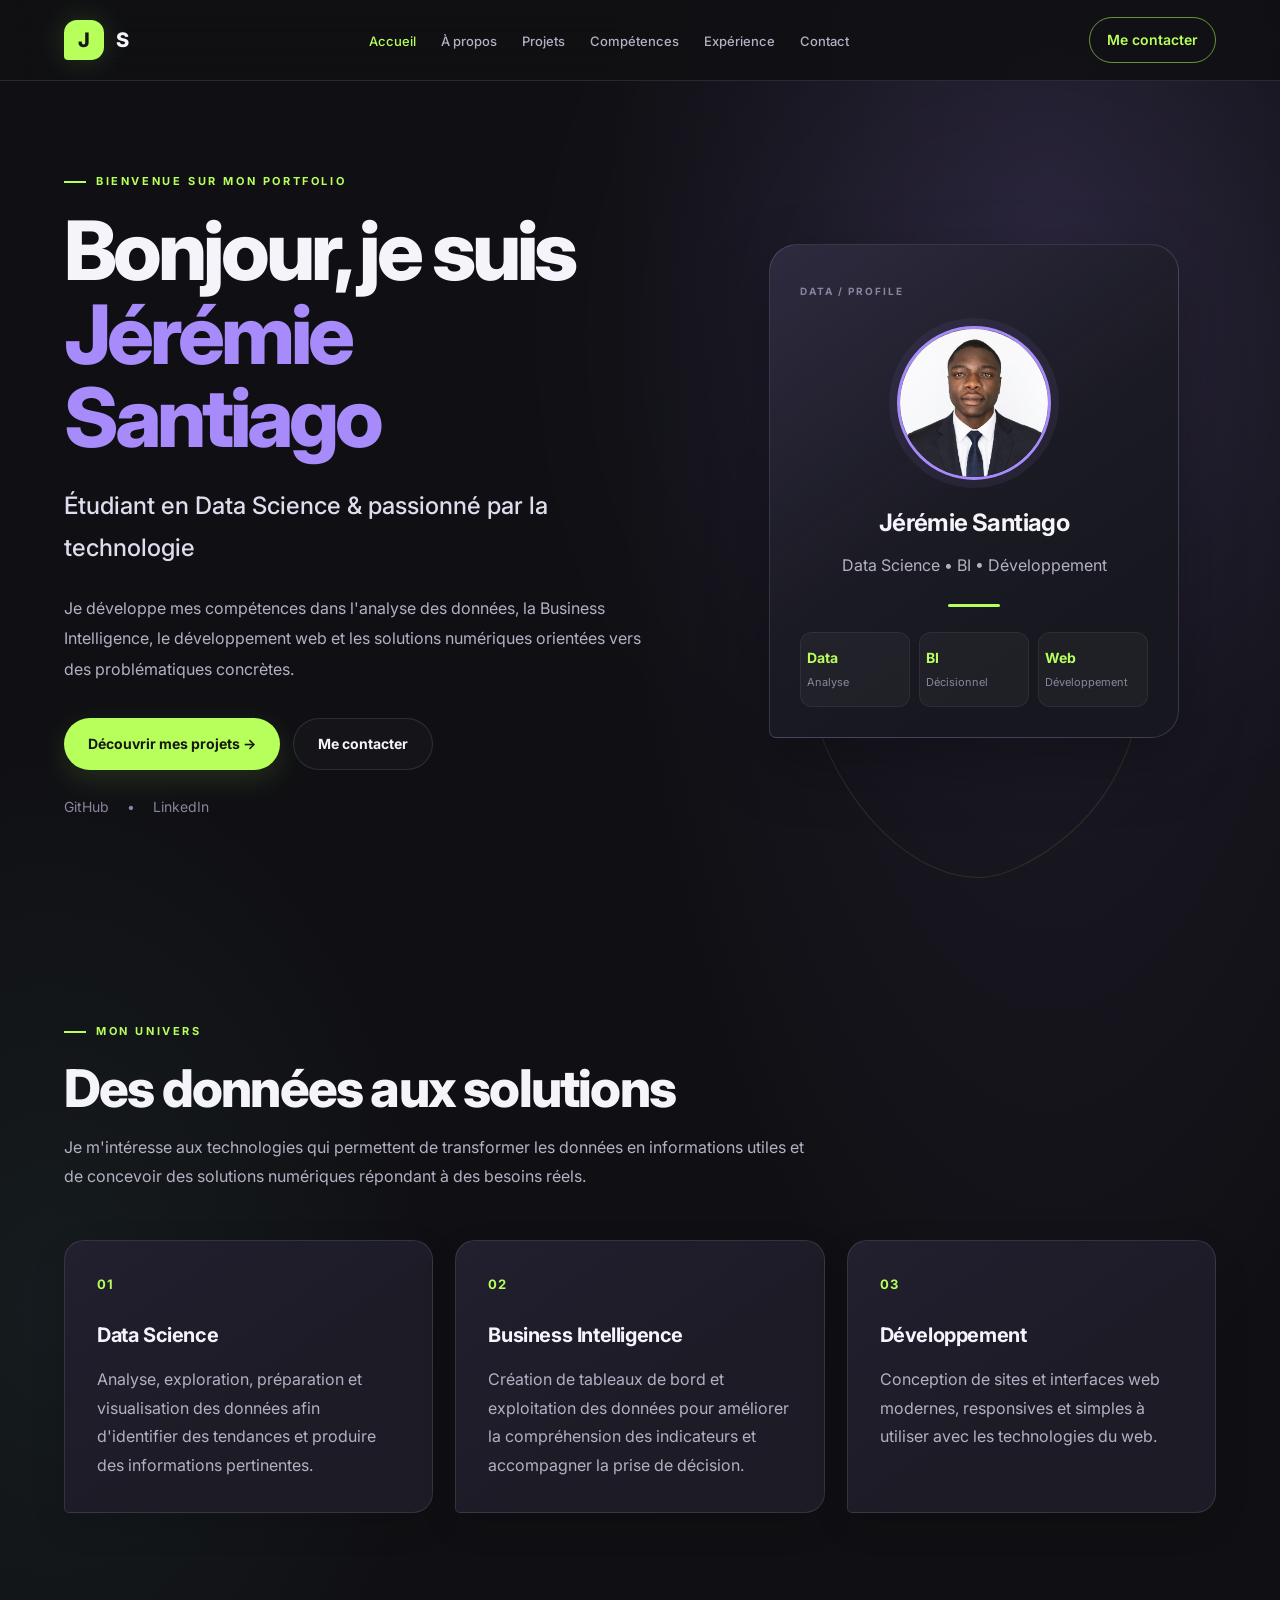
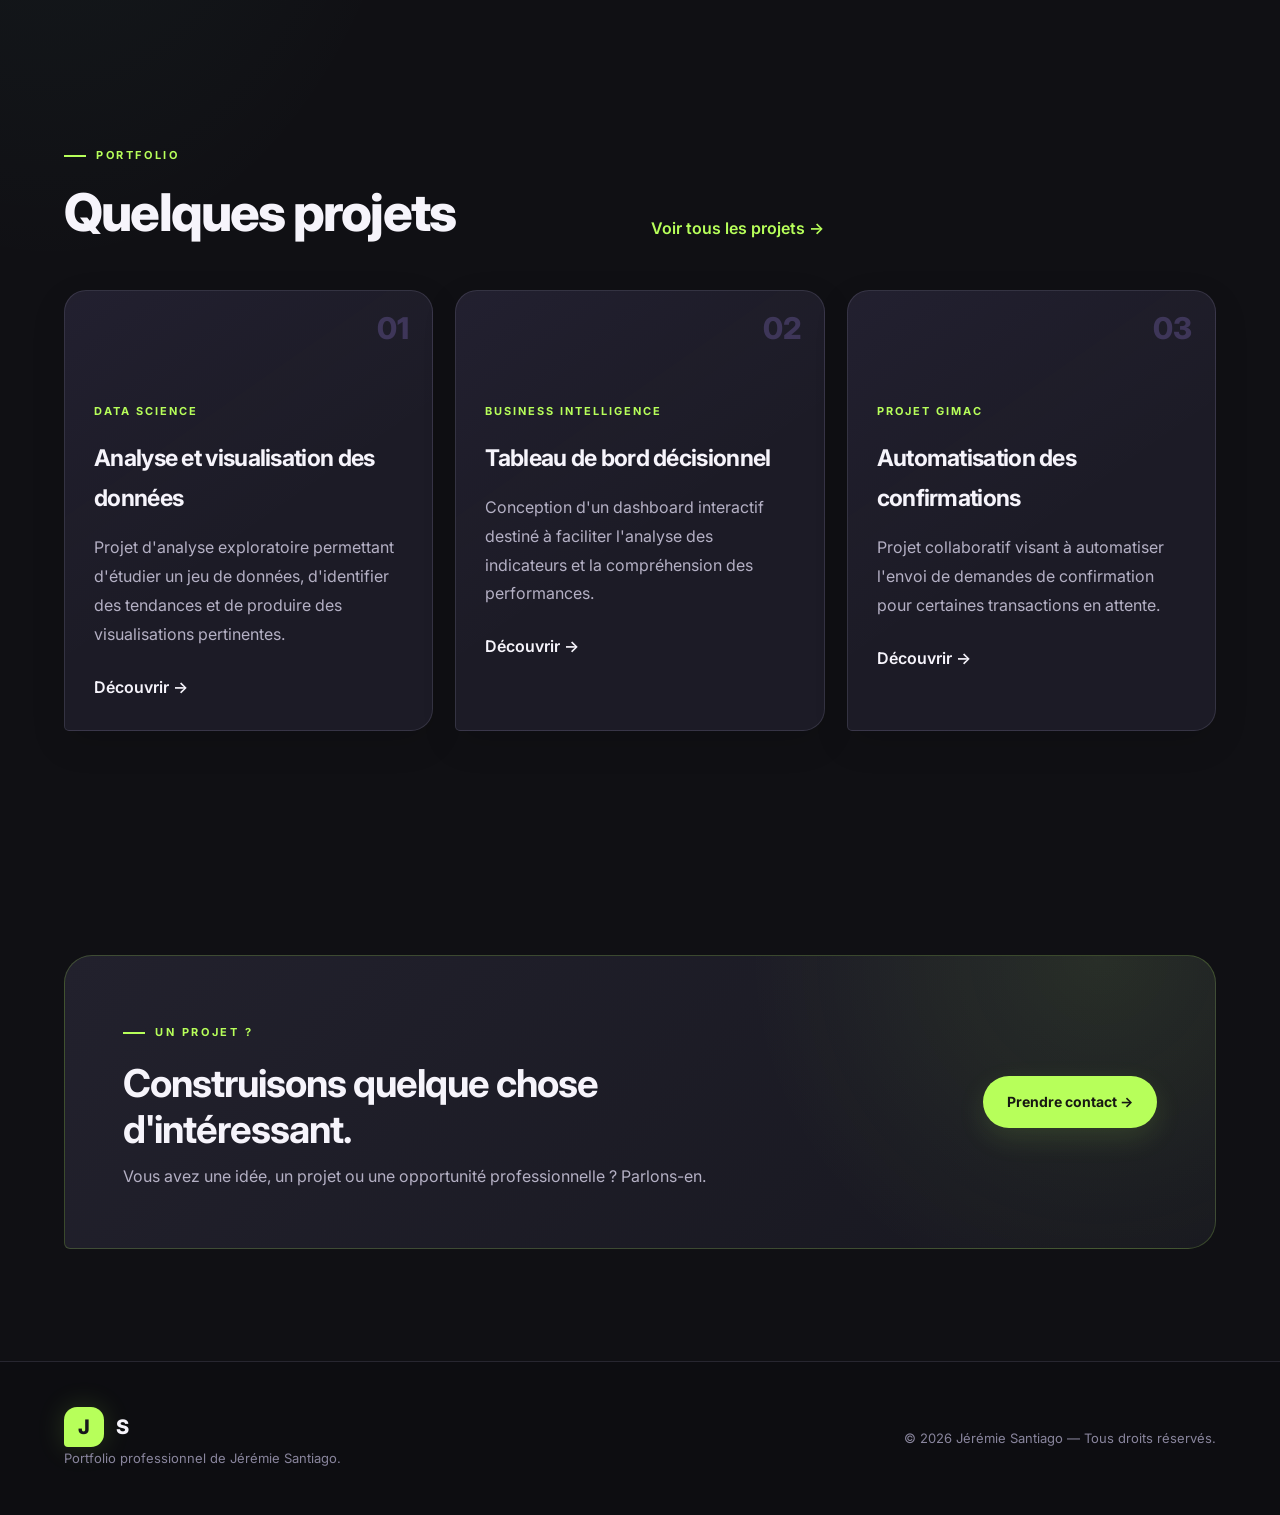
<file: index.html>
<!DOCTYPE html>
<html lang="fr">

<head>

    <!-- Encodage -->
    <meta charset="UTF-8">

    <!-- Responsive -->
    <meta name="viewport" content="width=device-width, initial-scale=1.0">

    <!-- Référencement -->
    <meta name="description"
        content="Portfolio professionnel de Jérémie Santiago ONDZIE MOUABA, étudiant en Data Science passionné par l'analyse de données, la Business Intelligence et les technologies numériques.">

    <meta name="keywords"
        content="Jérémie Santiago, Data Science, Data Analyst, Business Intelligence, Python, R, Power BI, Excel, GitHub">

    <meta name="author" content="Jérémie Santiago">

    <!-- Titre -->
    <title>Jérémie Santiago | Data Science & Technologies</title>


    <!-- ================= GOOGLE FONTS ================= -->

    <link rel="preconnect" href="https://fonts.googleapis.com">
    <link rel="preconnect" href="https://fonts.gstatic.com" crossorigin>

    <link
        href="https://fonts.googleapis.com/css2?family=Inter:wght@400;500;600;700;800&display=swap"
        rel="stylesheet">


    <!-- ================= CSS ================= -->

    <link rel="stylesheet" href="css/style.css">
    <link rel="stylesheet" href="css/responsive.css">

</head>


<body>


    <!-- =====================================================
         NAVBAR
    ====================================================== -->

    <header class="header">

        <nav class="navbar container">

            <!-- LOGO -->

            <a href="./index.html" class="logo" aria-label="Accueil - Jérémie Santiago">
                <span>J</span>S
            </a>


            <!-- MENU MOBILE -->

            <button
                class="menu-toggle"
                id="menuToggle"
                type="button"
                aria-label="Ouvrir le menu"
                aria-expanded="false"
            >
                ☰
            </button>


            <!-- LIENS NAVIGATION -->

            <ul class="nav-links" id="navLinks">

                <li>
                    <a href="./index.html" class="active">
                        Accueil
                    </a>
                </li>

                <li>
                    <a href="./pages/about.html">
                        À propos
                    </a>
                </li>

                <li>
                    <a href="./pages/projects.html">
                        Projets
                    </a>
                </li>

                <li>
                    <a href="./pages/skills.html">
                        Compétences
                    </a>
                </li>

                <li>
                    <a href="./pages/experience.html">
                        Expérience
                    </a>
                </li>

                <li>
                    <a href="./pages/contact.html">
                        Contact
                    </a>
                </li>

            </ul>


            <!-- =================================================
                 BOUTON ME CONTACTER
                 LE LIEN EST DIRECTEMENT VERS contact.html
            ================================================== -->

            <a
                href="./pages/contact.html"
                class="nav-button"
                aria-label="Ouvrir la page contact"
            >
                Me contacter
            </a>

        </nav>

    </header>



    <!-- =====================================================
         CONTENU PRINCIPAL
    ====================================================== -->

    <main>


        <!-- =================================================
             HERO
        ================================================== -->

        <section class="hero" id="accueil">

            <div class="container hero-content">


                <!-- ================= TEXTE ================= -->

                <div class="hero-text">

                    <p class="hero-label">
                        BIENVENUE SUR MON PORTFOLIO
                    </p>


                    <h1>
                        Bonjour, je suis
                        <span>Jérémie Santiago</span>
                    </h1>


                    <h2>
                        Étudiant en Data Science & passionné par la technologie
                    </h2>


                    <p class="hero-description">
                        Je développe mes compétences dans l'analyse des données,
                        la Business Intelligence, le développement web et les
                        solutions numériques orientées vers des problématiques
                        concrètes.
                    </p>


                    <!-- BOUTONS -->

                    <div class="hero-buttons">

                        <a
                            href="./pages/projects.html"
                            class="btn btn-primary"
                        >
                            Découvrir mes projets →
                        </a>


                        <a
                            href="./pages/contact.html"
                            class="btn btn-secondary"
                        >
                            Me contacter
                        </a>

                    </div>


                    <!-- RÉSEAUX -->

                    <div class="social-links">

                        <a
                            href="https://github.com/jeremiesantiagoondzie-web"
                            target="_blank"
                            rel="noopener noreferrer"
                        >
                            GitHub
                        </a>

                        <span>•</span>

                        <a
                        href="www.linkedin.com/in/jeremie-ondzie-mouaba"
                        target="_blank"
                        rel="noopener noreferrer"
                                                                    >
                         LinkedIn
                        </a>

                    </div>

                </div>



                <!-- ================= CARTE PROFIL ================= -->

                <div class="hero-visual">

                    <div class="profile-card">


                        <!-- PHOTO -->
                        <div class="profile-photo">

                            <img
                                src="./assets/images/profile.jpeg"
                                alt="Photo de Jérémie Santiago"
                            >

                        </div>


                        <h3>
                            Jérémie Santiago
                        </h3>


                        <p>
                            Data Science • BI • Développement
                        </p>


                        <div class="profile-line"></div>


                        <!-- DOMAINES -->

                        <div class="profile-info">


                            <div>

                                <strong>
                                    Data
                                </strong>

                                <span>
                                    Analyse
                                </span>

                            </div>


                            <div>

                                <strong>
                                    BI
                                </strong>

                                <span>
                                    Décisionnel
                                </span>

                            </div>


                            <div>

                                <strong>
                                    Web
                                </strong>

                                <span>
                                    Développement
                                </span>

                            </div>


                        </div>

                    </div>

                </div>

            </div>

        </section>



        <!-- =================================================
             MON UNIVERS
        ================================================== -->

        <section class="intro section" id="univers">

            <div class="container">


                <div class="section-heading">

                    <p class="section-label">
                        MON UNIVERS
                    </p>


                    <h2>
                        Des données aux solutions
                    </h2>


                    <p>
                        Je m'intéresse aux technologies qui permettent de
                        transformer les données en informations utiles et de
                        concevoir des solutions numériques répondant à des
                        besoins réels.
                    </p>

                </div>



                <!-- CARTES -->

                <div class="cards-grid">


                    <!-- DATA SCIENCE -->

                    <article class="info-card">

                        <div class="card-icon">
                            01
                        </div>


                        <h3>
                            Data Science
                        </h3>


                        <p>
                            Analyse, exploration, préparation et visualisation
                            des données afin d'identifier des tendances et
                            produire des informations pertinentes.
                        </p>

                    </article>



                    <!-- BUSINESS INTELLIGENCE -->

                    <article class="info-card">

                        <div class="card-icon">
                            02
                        </div>


                        <h3>
                            Business Intelligence
                        </h3>


                        <p>
                            Création de tableaux de bord et exploitation des
                            données pour améliorer la compréhension des
                            indicateurs et accompagner la prise de décision.
                        </p>

                    </article>



                    <!-- DÉVELOPPEMENT -->

                    <article class="info-card">

                        <div class="card-icon">
                            03
                        </div>


                        <h3>
                            Développement
                        </h3>


                        <p>
                            Conception de sites et interfaces web modernes,
                            responsives et simples à utiliser avec les
                            technologies du web.
                        </p>

                    </article>


                </div>

            </div>

        </section>



        <!-- =================================================
             PROJETS
        ================================================== -->

        <section class="projects-preview section" id="projets">

            <div class="container">


                <div class="section-heading section-heading-row">

                    <div>

                        <p class="section-label">
                            PORTFOLIO
                        </p>

                        <h2>
                            Quelques projets
                        </h2>

                    </div>


                    <a
                        href="./pages/projects.html"
                        class="see-more"
                    >
                        Voir tous les projets →
                    </a>

                </div>



                <!-- GRILLE PROJETS -->

                <div class="project-grid">


                    <!-- PROJET 1 -->

                    <article class="project-card">

                        <div class="project-number">
                            01
                        </div>


                        <div class="project-content">

                            <span>
                                DATA SCIENCE
                            </span>


                            <h3>
                                Analyse et visualisation des données
                            </h3>


                            <p>
                                Projet d'analyse exploratoire permettant
                                d'étudier un jeu de données, d'identifier
                                des tendances et de produire des
                                visualisations pertinentes.
                            </p>


                            <a href="./pages/projects.html">
                                Découvrir →
                            </a>

                        </div>

                    </article>



                    <!-- PROJET 2 -->

                    <article class="project-card">

                        <div class="project-number">
                            02
                        </div>


                        <div class="project-content">

                            <span>
                                BUSINESS INTELLIGENCE
                            </span>


                            <h3>
                                Tableau de bord décisionnel
                            </h3>


                            <p>
                                Conception d'un dashboard interactif destiné
                                à faciliter l'analyse des indicateurs et la
                                compréhension des performances.
                            </p>


                            <a href="./pages/projects.html">
                                Découvrir →
                            </a>

                        </div>

                    </article>



                    <!-- PROJET 3 -->

                    <article class="project-card">

                        <div class="project-number">
                            03
                        </div>


                        <div class="project-content">

                            <span>
                                PROJET GIMAC
                            </span>


                            <h3>
                                Automatisation des confirmations
                            </h3>


                            <p>
                                Projet collaboratif visant à automatiser
                                l'envoi de demandes de confirmation pour
                                certaines transactions en attente.
                            </p>


                            <a href="./pages/projects.html">
                                Découvrir →
                            </a>

                        </div>

                    </article>


                </div>

            </div>

        </section>



        <!-- =================================================
             CALL TO ACTION
        ================================================== -->

        <section class="cta section">

            <div class="container cta-box">


                <div>

                    <p class="section-label">
                        UN PROJET ?
                    </p>


                    <h2>
                        Construisons quelque chose d'intéressant.
                    </h2>


                    <p>
                        Vous avez une idée, un projet ou une opportunité
                        professionnelle ? Parlons-en.
                    </p>

                </div>


                <!-- BOUTON CONTACT -->

                <a
                    href="./pages/contact.html"
                    class="btn btn-primary"
                >
                    Prendre contact →
                </a>


            </div>

        </section>

    </main>



    <!-- =====================================================
         FOOTER
    ====================================================== -->

    <footer class="footer">

        <div class="container footer-content">


            <!-- IDENTITÉ -->

            <div>

                <a
                    href="./index.html"
                    class="logo"
                    aria-label="Retour à l'accueil"
                >
                    <span>J</span>S
                </a>


                <p>
                    Portfolio professionnel de Jérémie Santiago.
                </p>

            </div>


            <!-- COPYRIGHT -->

            <p>
                © 2026 Jérémie Santiago — Tous droits réservés.
            </p>


        </div>

    </footer>



    <!-- =====================================================
         JAVASCRIPT
    ====================================================== -->

    <script src="./js/script.js"></script>

</body>

</html>
</file>
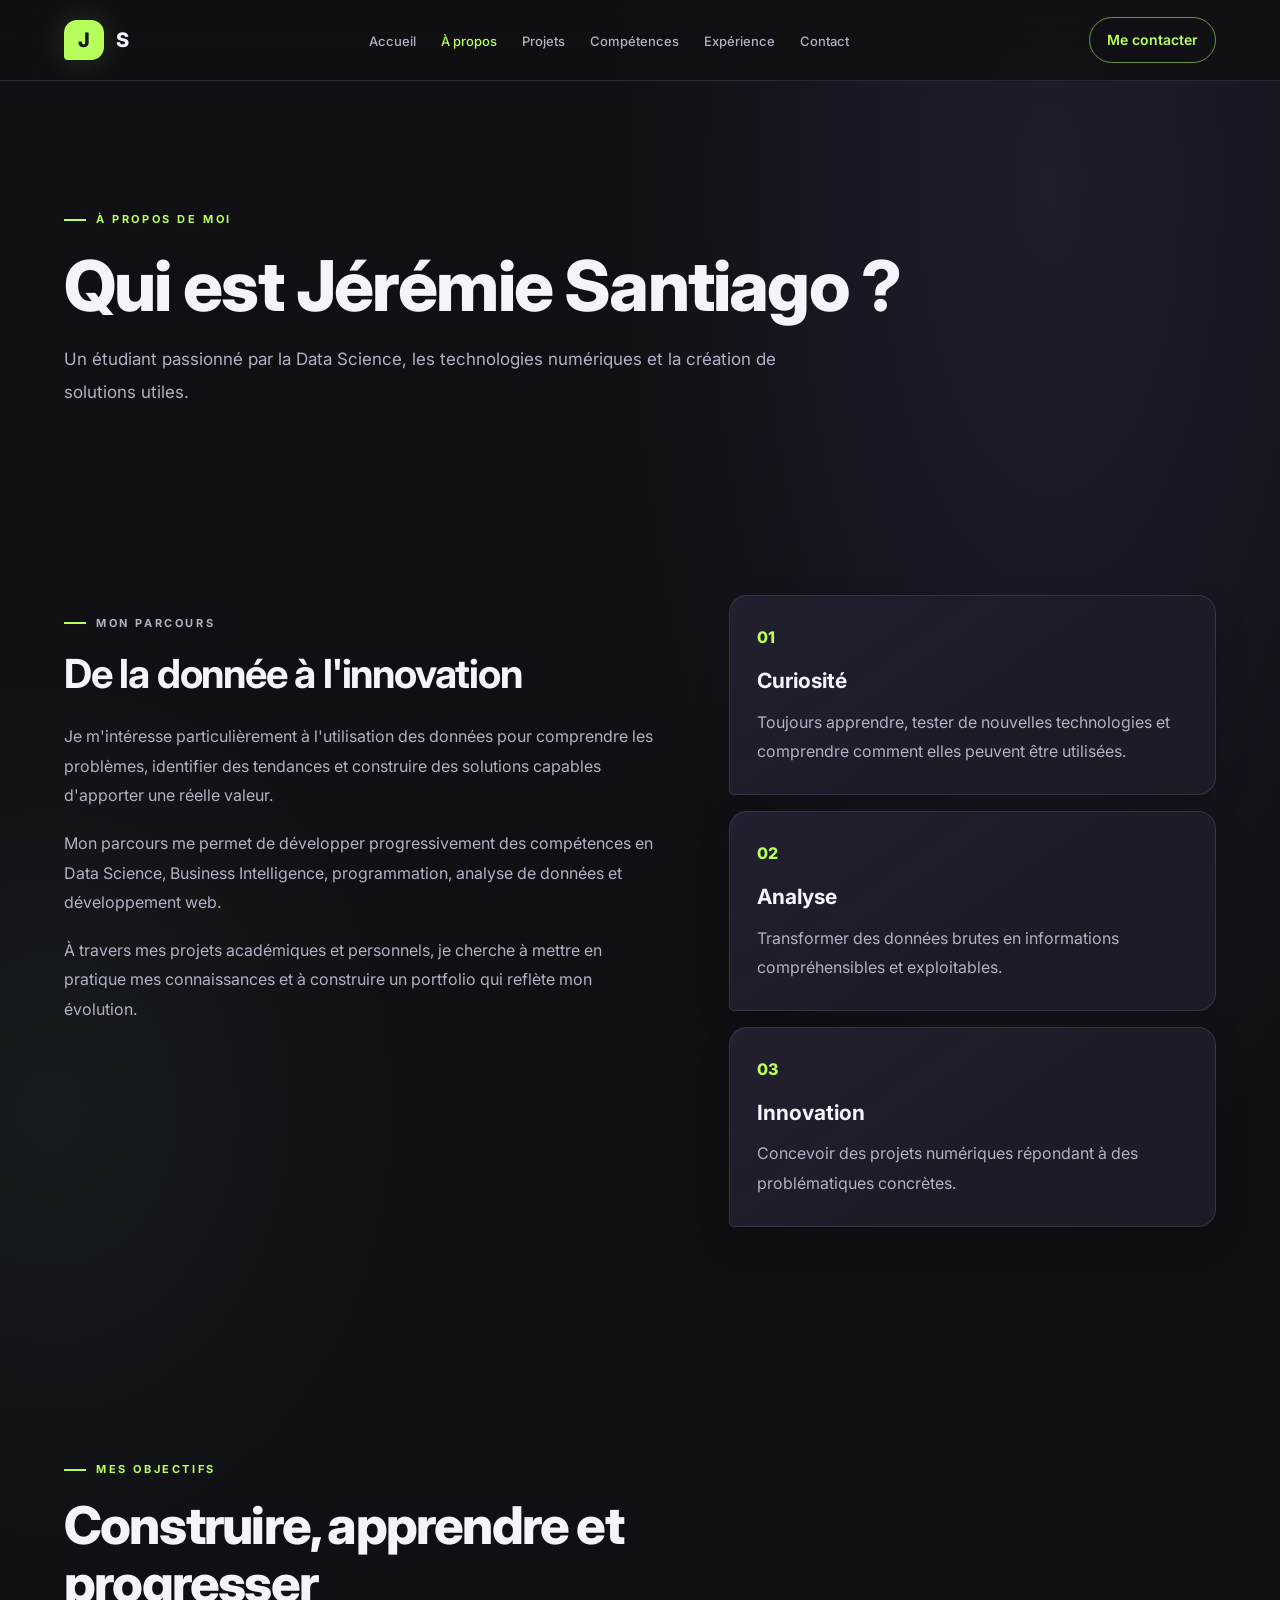
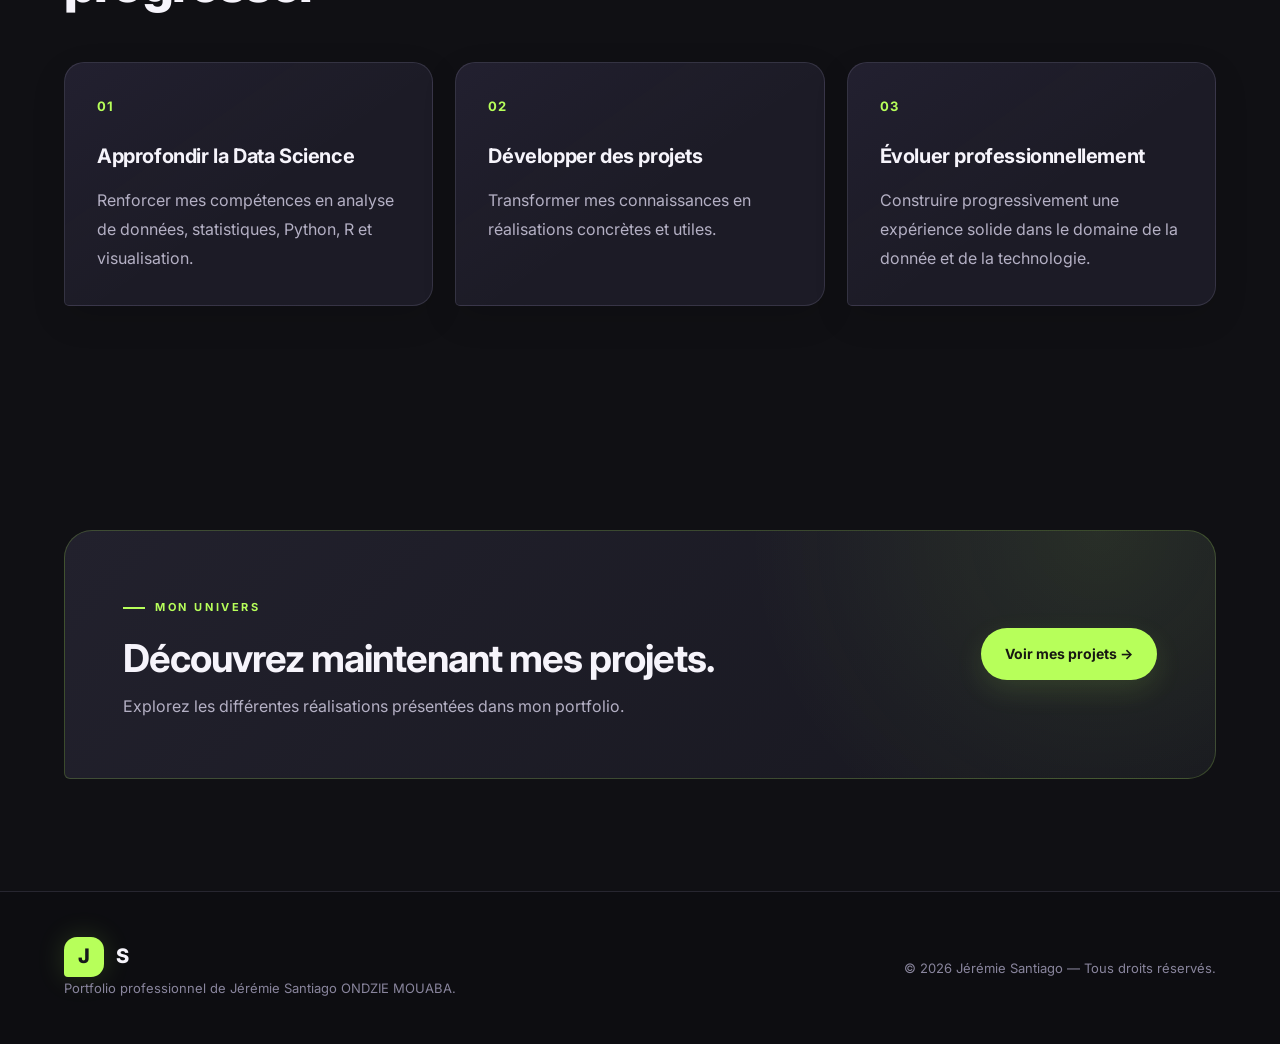
<file: pages/about.html>
<!DOCTYPE html>
<html lang="fr">
<head>

    <meta charset="UTF-8">

    <meta name="viewport" content="width=device-width, initial-scale=1.0">

    <meta
        name="description"
        content="Découvrez le parcours, les objectifs et l'univers professionnel de Jérémie Santiago."
    >

    <meta name="author" content="Jérémie Santiago">

    <title>À propos | Jérémie Santiago</title>

    <!-- Google Fonts -->
    <link rel="preconnect" href="https://fonts.googleapis.com">
    <link rel="preconnect" href="https://fonts.gstatic.com" crossorigin>

    <link
        href="https://fonts.googleapis.com/css2?family=Inter:wght@400;500;600;700;800&display=swap"
        rel="stylesheet"
    >

    <!-- CSS -->
    <link rel="stylesheet" href="../css/style.css">
    <link rel="stylesheet" href="../css/responsive.css">

</head>

<body>

    <!-- ================= HEADER ================= -->

    <header class="header">

        <nav class="navbar container">

            <a href="../index.html" class="logo">
                <span>J</span>S
            </a>

            <button
                class="menu-toggle"
                id="menuToggle"
                type="button"
                aria-label="Ouvrir le menu"
                aria-expanded="false"
            >
                ☰
            </button>

            <ul class="nav-links" id="navLinks">

                <li>
                    <a href="../index.html">
                        Accueil
                    </a>
                </li>

                <li>
                    <a href="about.html" class="active">
                        À propos
                    </a>
                </li>

                <li>
                    <a href="projects.html">
                        Projets
                    </a>
                </li>

                <li>
                    <a href="skills.html">
                        Compétences
                    </a>
                </li>

                <li>
                    <a href="experience.html">
                        Expérience
                    </a>
                </li>

                <li>
                    <a href="contact.html">
                        Contact
                    </a>
                </li>

            </ul>

            <a href="contact.html" class="nav-button">
                Me contacter
            </a>

        </nav>

    </header>


    <!-- ================= CONTENU ================= -->

    <main>

        <section class="inner-hero section">

            <div class="container">

                <p class="section-label">
                    À PROPOS DE MOI
                </p>

                <h1>
                    Qui est Jérémie Santiago ?
                </h1>

                <p>
                    Un étudiant passionné par la Data Science, les technologies
                    numériques et la création de solutions utiles.
                </p>

            </div>

        </section>


        <section class="section">

            <div class="container about-grid">

                <div class="about-text">

                    <p class="section-label">
                        MON PARCOURS
                    </p>

                    <h2>
                        De la donnée à l'innovation
                    </h2>

                    <p>
                        Je m'intéresse particulièrement à l'utilisation des
                        données pour comprendre les problèmes, identifier des
                        tendances et construire des solutions capables
                        d'apporter une réelle valeur.
                    </p>

                    <p>
                        Mon parcours me permet de développer progressivement
                        des compétences en Data Science, Business Intelligence,
                        programmation, analyse de données et développement web.
                    </p>

                    <p>
                        À travers mes projets académiques et personnels, je
                        cherche à mettre en pratique mes connaissances et à
                        construire un portfolio qui reflète mon évolution.
                    </p>

                </div>


                <div class="about-highlight">

                    <div class="highlight-box">

                        <span>01</span>

                        <h3>
                            Curiosité
                        </h3>

                        <p>
                            Toujours apprendre, tester de nouvelles technologies
                            et comprendre comment elles peuvent être utilisées.
                        </p>

                    </div>


                    <div class="highlight-box">

                        <span>02</span>

                        <h3>
                            Analyse
                        </h3>

                        <p>
                            Transformer des données brutes en informations
                            compréhensibles et exploitables.
                        </p>

                    </div>


                    <div class="highlight-box">

                        <span>03</span>

                        <h3>
                            Innovation
                        </h3>

                        <p>
                            Concevoir des projets numériques répondant à des
                            problématiques concrètes.
                        </p>

                    </div>

                </div>

            </div>

        </section>


        <section class="section">

            <div class="container">

                <div class="section-heading">

                    <p class="section-label">
                        MES OBJECTIFS
                    </p>

                    <h2>
                        Construire, apprendre et progresser
                    </h2>

                </div>

                <div class="cards-grid">

                    <article class="info-card">

                        <div class="card-icon">
                            01
                        </div>

                        <h3>
                            Approfondir la Data Science
                        </h3>

                        <p>
                            Renforcer mes compétences en analyse de données,
                            statistiques, Python, R et visualisation.
                        </p>

                    </article>


                    <article class="info-card">

                        <div class="card-icon">
                            02
                        </div>

                        <h3>
                            Développer des projets
                        </h3>

                        <p>
                            Transformer mes connaissances en réalisations
                            concrètes et utiles.
                        </p>

                    </article>


                    <article class="info-card">

                        <div class="card-icon">
                            03
                        </div>

                        <h3>
                            Évoluer professionnellement
                        </h3>

                        <p>
                            Construire progressivement une expérience solide
                            dans le domaine de la donnée et de la technologie.
                        </p>

                    </article>

                </div>

            </div>

        </section>


        <section class="cta section">

            <div class="container cta-box">

                <div>

                    <p class="section-label">
                        MON UNIVERS
                    </p>

                    <h2>
                        Découvrez maintenant mes projets.
                    </h2>

                    <p>
                        Explorez les différentes réalisations présentées dans
                        mon portfolio.
                    </p>

                </div>

                <a href="projects.html" class="btn btn-primary">
                    Voir mes projets →
                </a>

            </div>

        </section>

    </main>


    <!-- ================= FOOTER ================= -->

    <footer class="footer">

        <div class="container footer-content">

            <div>

                <a href="../index.html" class="logo">
                    <span>J</span>S
                </a>

                <p>
                    Portfolio professionnel de Jérémie Santiago ONDZIE MOUABA.
                </p>

            </div>

            <p>
                © 2026 Jérémie Santiago — Tous droits réservés.
            </p>

        </div>

    </footer>


    <script src="../js/script.js"></script>

</body>
</html>
</file>
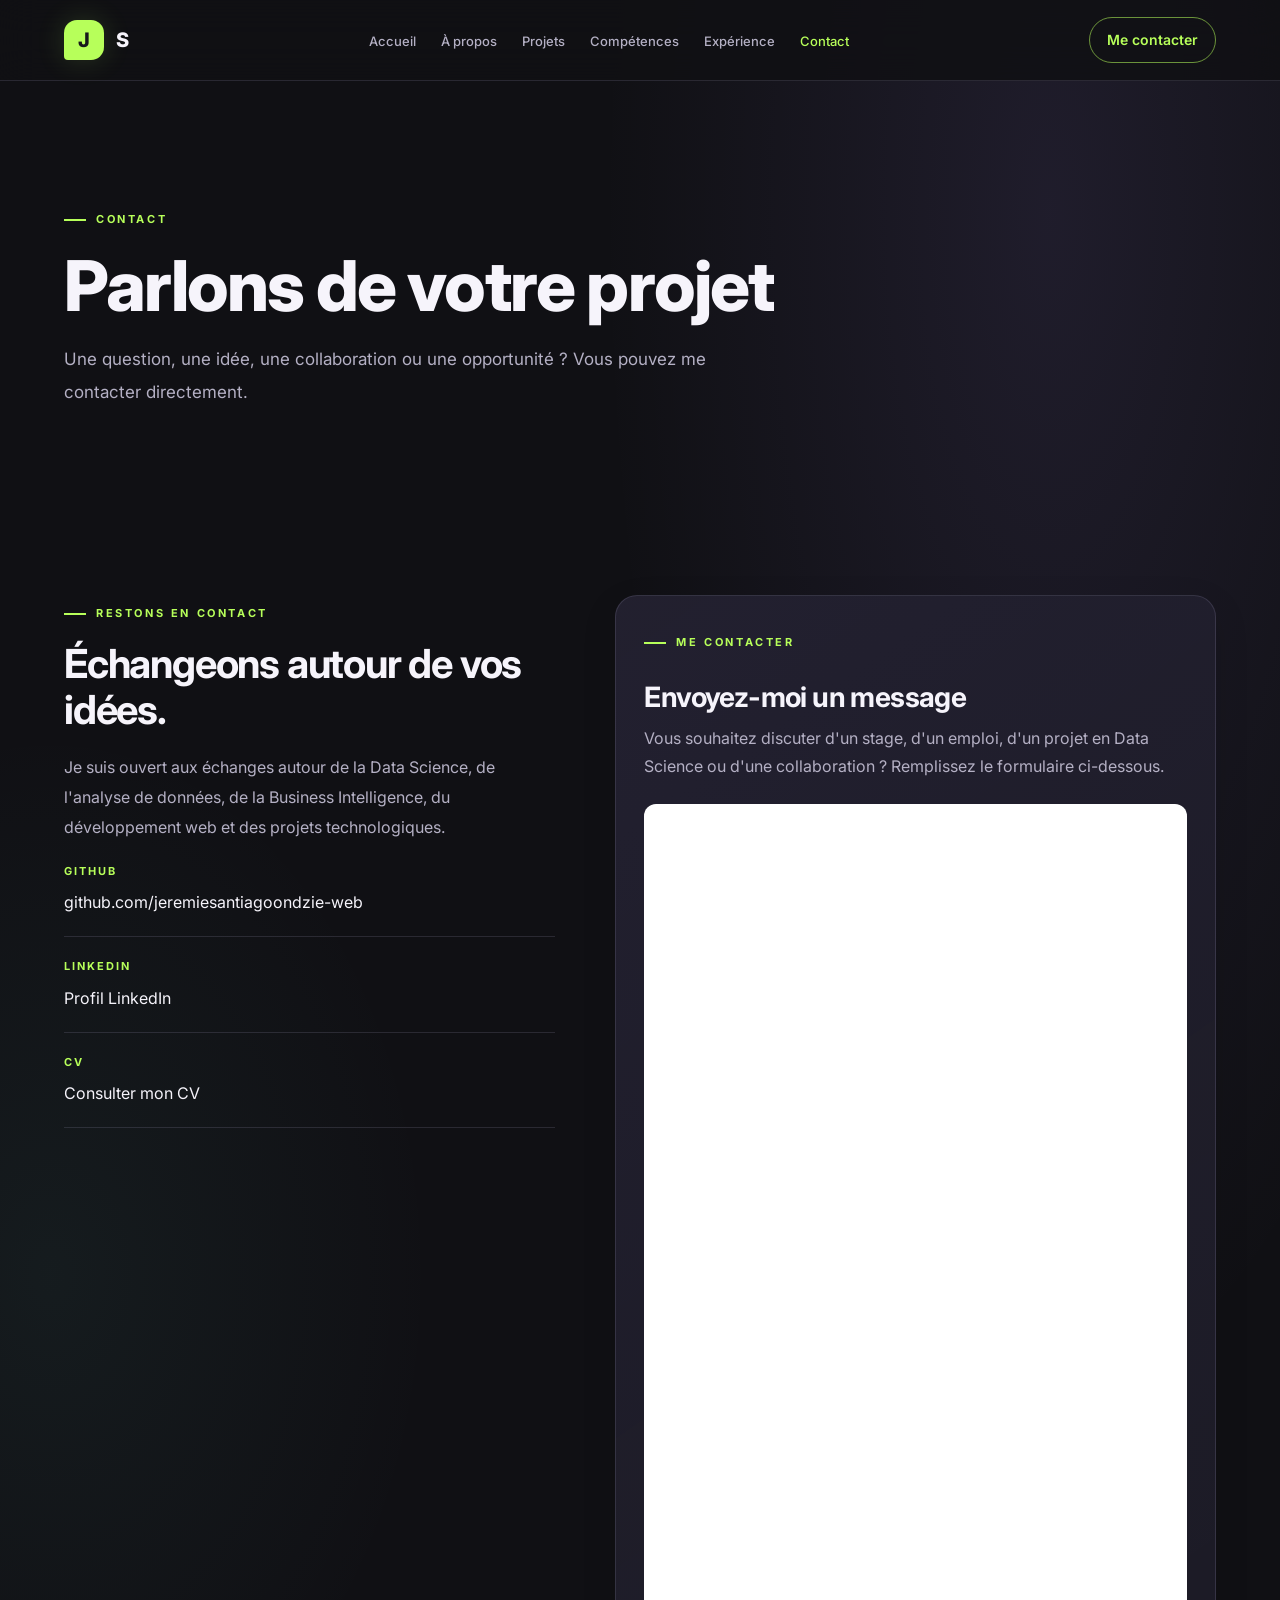
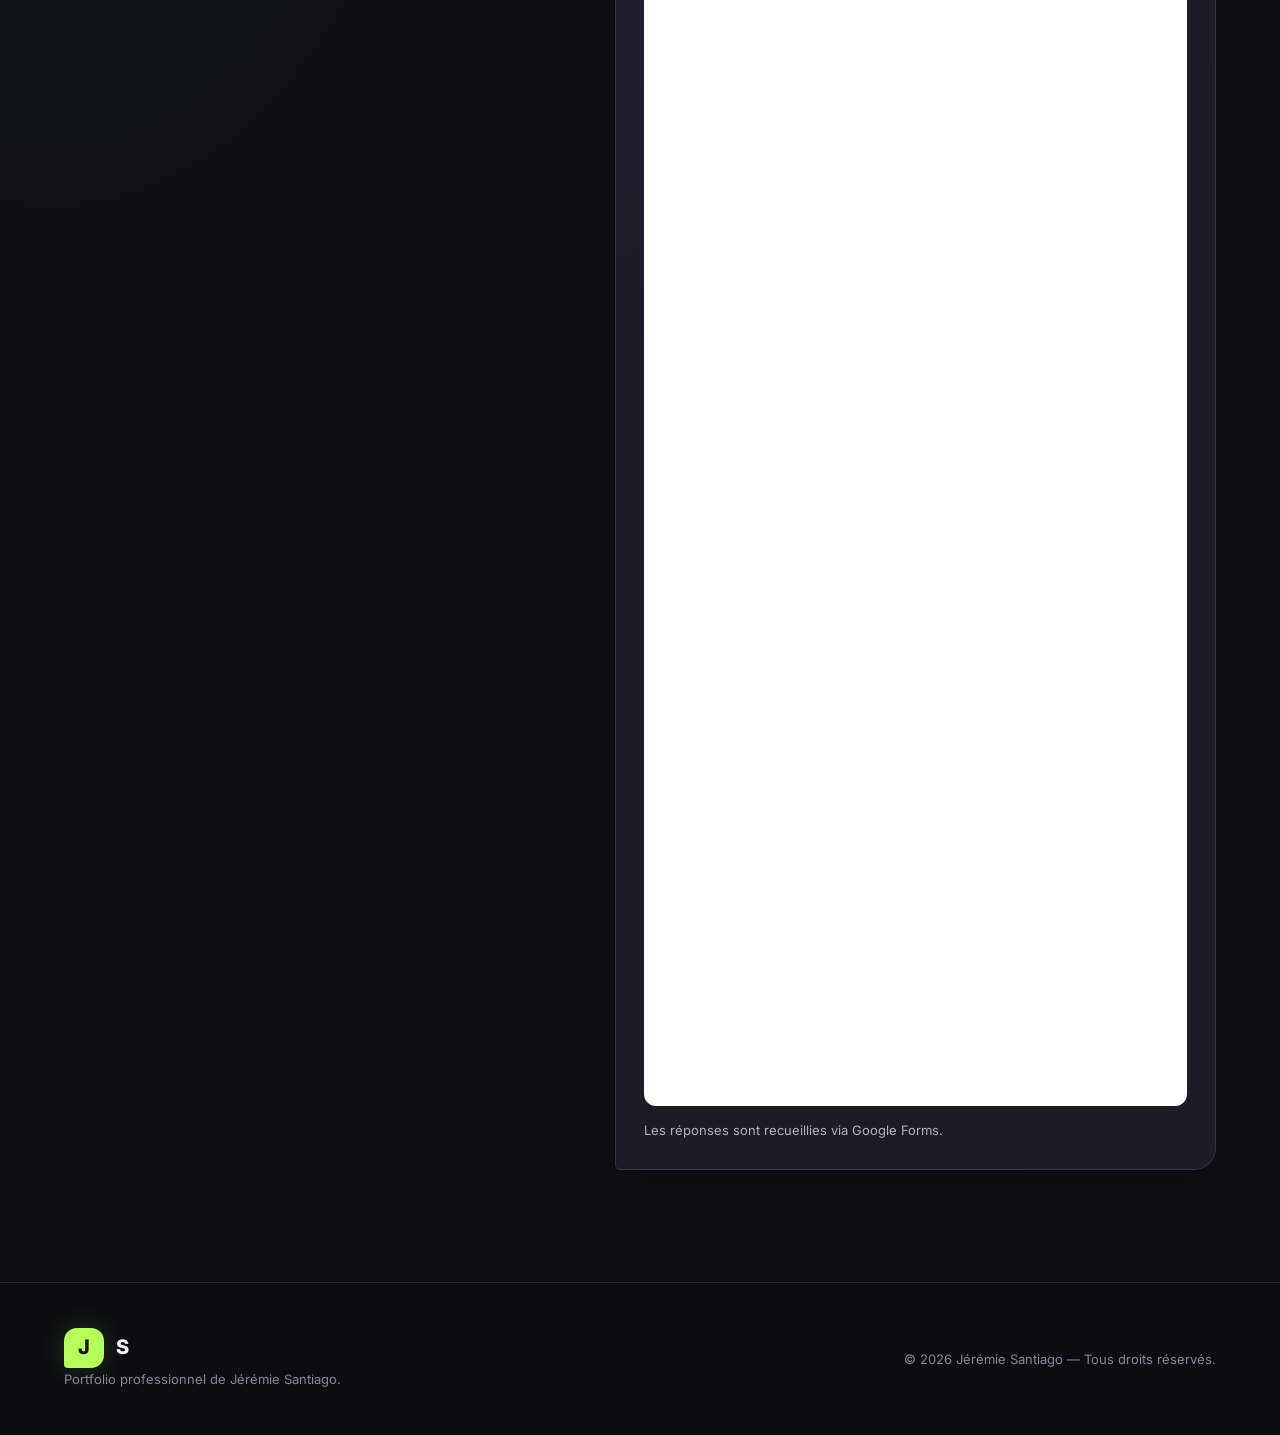
<file: pages/contact.html>
<!DOCTYPE html>
<html lang="fr">

<head>
    <meta charset="UTF-8">
    <meta name="viewport" content="width=device-width, initial-scale=1.0">

    <meta
        name="description"
        content="Contactez Jérémie Santiago pour échanger sur un projet, une collaboration ou une opportunité."
    >

    <meta name="author" content="Jérémie Santiago">

    <title>Contact | Jérémie Santiago</title>

    <link rel="preconnect" href="https://fonts.googleapis.com">
    <link rel="preconnect" href="https://fonts.gstatic.com" crossorigin>

    <link
        href="https://fonts.googleapis.com/css2?family=Inter:wght@400;500;600;700;800&display=swap"
        rel="stylesheet"
    >

    <link rel="stylesheet" href="../css/style.css">
    <link rel="stylesheet" href="../css/responsive.css">
</head>

<body>

    <!-- ================= HEADER ================= -->

    <header class="header">

        <nav class="navbar container">

            <a href="../index.html" class="logo">
                <span>J</span>S
            </a>

            <button
                class="menu-toggle"
                id="menuToggle"
                type="button"
                aria-label="Ouvrir le menu"
                aria-expanded="false"
            >
                ☰
            </button>

            <ul class="nav-links" id="navLinks">

                <li><a href="../index.html">Accueil</a></li>
                <li><a href="about.html">À propos</a></li>
                <li><a href="projects.html">Projets</a></li>
                <li><a href="skills.html">Compétences</a></li>
                <li><a href="experience.html">Expérience</a></li>
                <li><a href="contact.html" class="active">Contact</a></li>

            </ul>

            <a href="contact.html" class="nav-button">
                Me contacter
            </a>

        </nav>

    </header>


    <!-- ================= CONTENU PRINCIPAL ================= -->

    <main>

        <!-- INTRODUCTION -->

        <section class="inner-hero section">

            <div class="container">

                <p class="section-label">CONTACT</p>

                <h1>Parlons de votre projet</h1>

                <p>
                    Une question, une idée, une collaboration ou une
                    opportunité ? Vous pouvez me contacter directement.
                </p>

            </div>

        </section>


        <!-- INFORMATIONS ET FORMULAIRE -->

        <section class="section">

            <div class="container contact-grid">

                <!-- INFORMATIONS DE CONTACT -->

                <div class="contact-info">

                    <p class="section-label">
                        RESTONS EN CONTACT
                    </p>

                    <h2>
                        Échangeons autour de vos idées.
                    </h2>

                    <p>
                        Je suis ouvert aux échanges autour de la Data Science,
                        de l'analyse de données, de la Business Intelligence,
                        du développement web et des projets technologiques.
                    </p>


                    <!-- GITHUB -->

                    <div class="contact-item">

                        <span>GITHUB</span>

                        <a
                            href="https://github.com/jeremiesantiagoondzie-web"
                            target="_blank"
                            rel="noopener noreferrer"
                        >
                            github.com/jeremiesantiagoondzie-web
                        </a>

                    </div>


                    <!-- LINKEDIN -->

                    <div class="contact-item">

                        <span>LINKEDIN</span>

                        <a href="https://www.linkedin.com/in/jeremie-ondzie-mouaba/"
                            target="_blank"
                            rel="noopener noreferrer">
                            Profil LinkedIn
                        </a>

                    </div>


                    <!-- CV -->

                    <div class="contact-item">

                        <span>CV</span>

                        <a href="../documents/CV-Jeremie-Santiago.pdf" target="_blank">
                            Consulter mon CV
                        </a>

                    </div>

                </div>


                <!-- FORMULAIRE GOOGLE : UN SEUL FORMULAIRE -->

                <div class="contact-form-wrapper">

                    <div class="contact-heading">

                        <p class="section-label">
                            ME CONTACTER
                        </p>

                        <h2>
                            Envoyez-moi un message
                        </h2>

                        <p>
                            Vous souhaitez discuter d'un stage, d'un emploi,
                            d'un projet en Data Science ou d'une collaboration ?
                            Remplissez le formulaire ci-dessous.
                        </p>

                    </div>

                    <div class="google-form-container">

                        <iframe
                            src="https://docs.google.com/forms/d/e/1FAIpQLSdZ25HwGHcjJuDpKo22N68aPca-AAEcGyihALseklbaeZj_DA/viewform?embedded=true"
                            title="Formulaire de contact de Jérémie Santiago"
                            width="100%"
                            height="1900"
                            loading="lazy"
                        >
                            Votre navigateur ne prend pas en charge
                            les formulaires intégrés.
                        </iframe>

                    </div>

                    <p class="contact-note">
                        Les réponses sont recueillies via Google Forms.
                    </p>

                </div>

            </div>

        </section>

    </main>


    <!-- ================= FOOTER ================= -->

    <footer class="footer">

        <div class="container footer-content">

            <div>

                <a href="../index.html" class="logo">
                    <span>J</span>S
                </a>

                <p>
                    Portfolio professionnel de Jérémie Santiago.
                </p>

            </div>

            <p>
                © 2026 Jérémie Santiago — Tous droits réservés.
            </p>

        </div>

    </footer>


    <!-- SCRIPT DU MENU -->

    <script src="../js/script.js"></script>

</body>

</html>
</file>
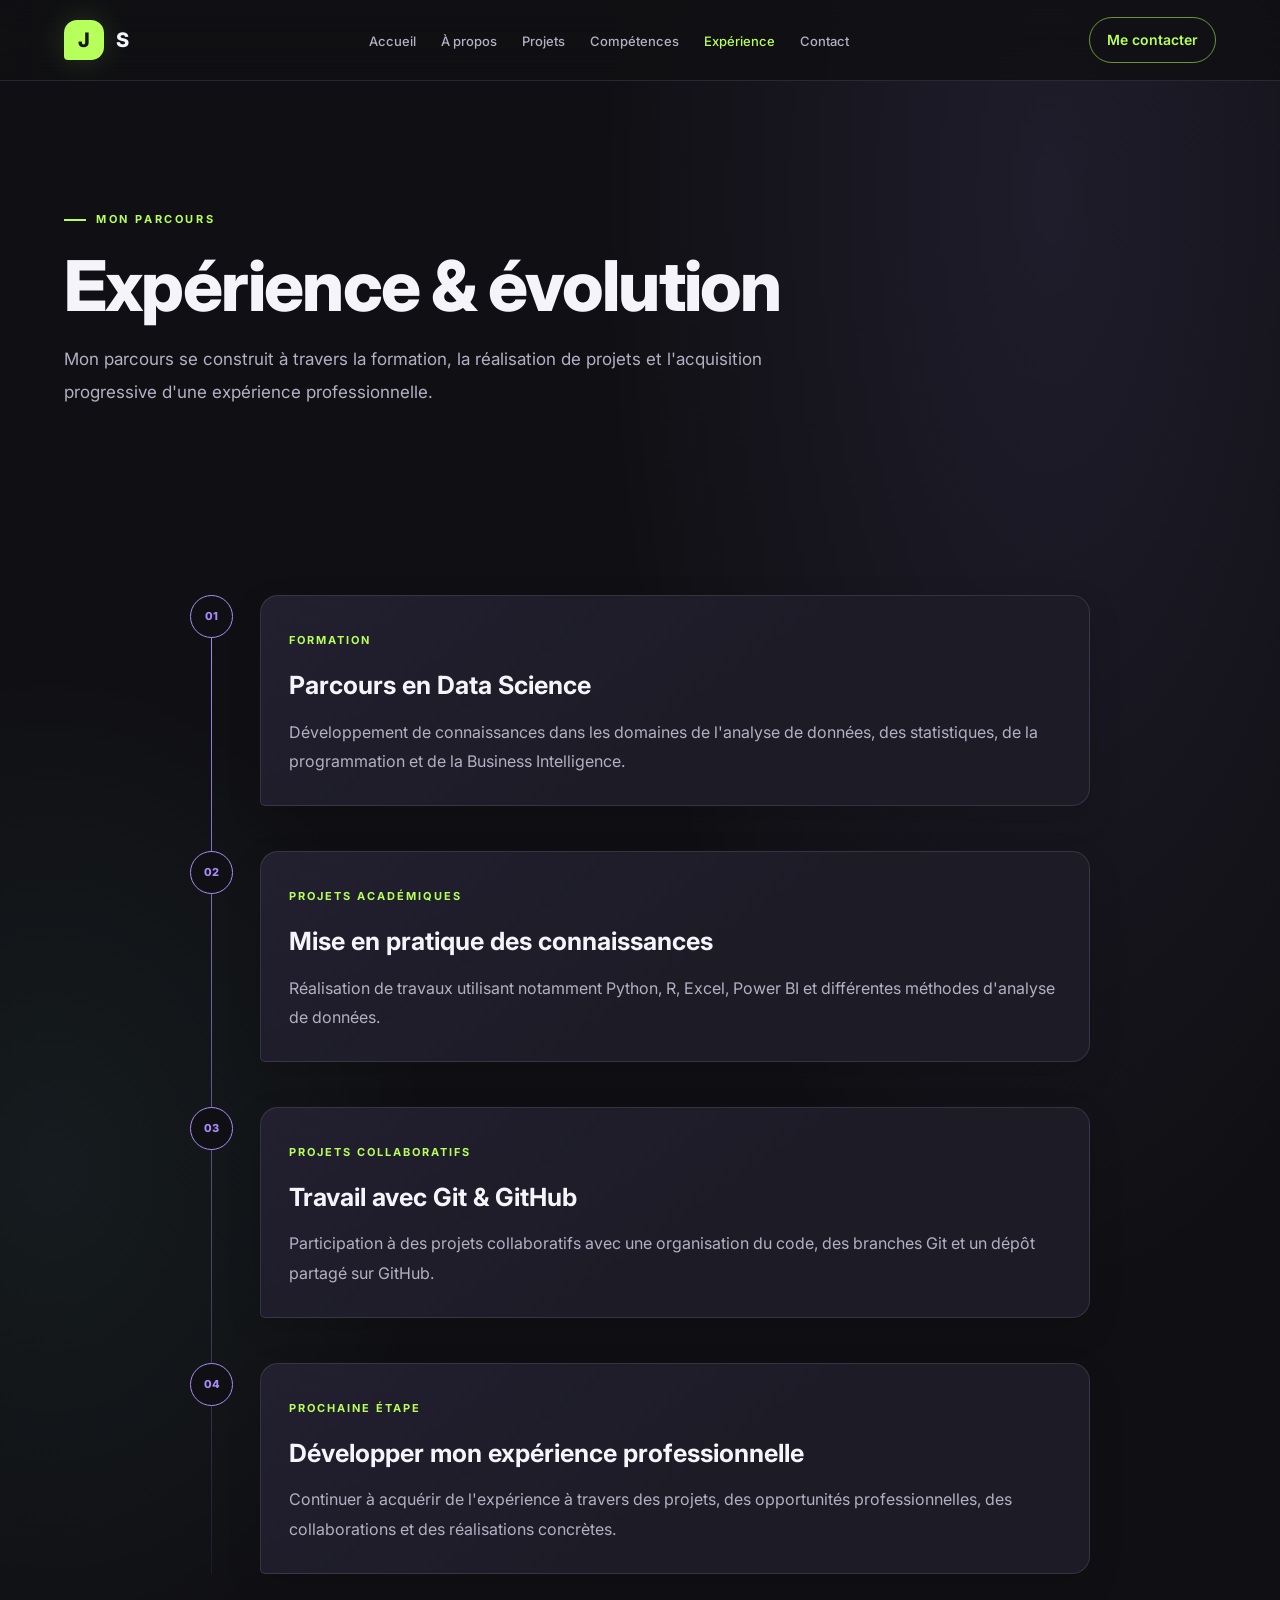
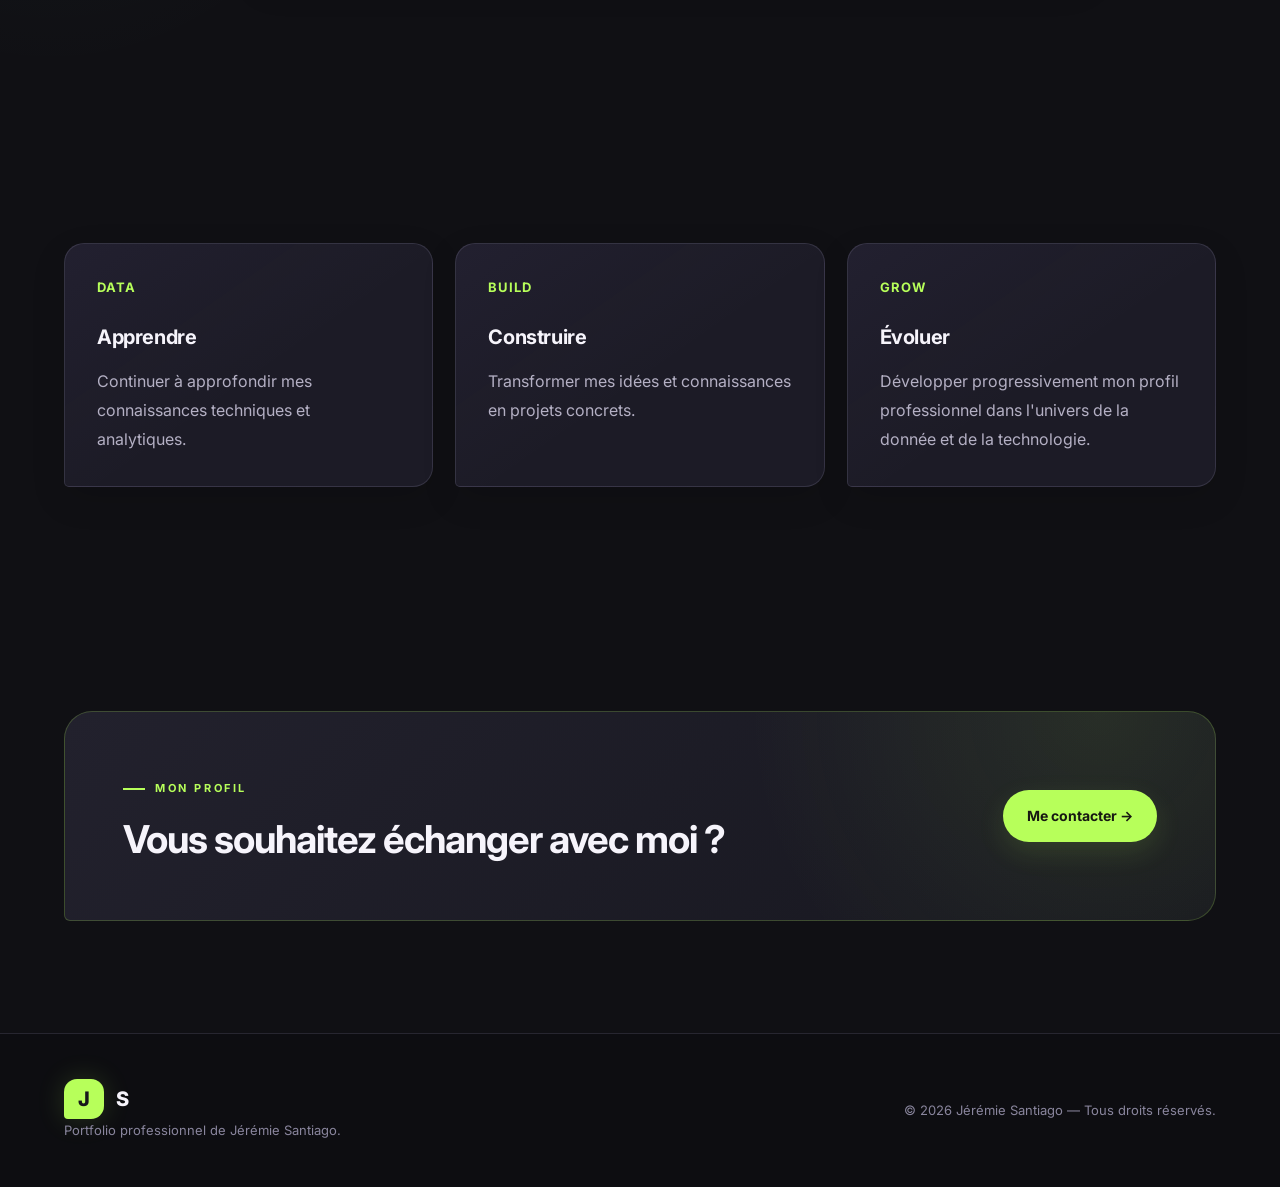
<file: pages/experience.html>
<!DOCTYPE html>
<html lang="fr">
<head>

    <meta charset="UTF-8">

    <meta name="viewport" content="width=device-width, initial-scale=1.0">

    <meta
        name="description"
        content="Parcours académique et développement professionnel de Jérémie Santiago."
    >

    <meta name="author" content="Jérémie Santiago">

    <title>Expérience | Jérémie Santiago</title>

    <link rel="preconnect" href="https://fonts.googleapis.com">
    <link rel="preconnect" href="https://fonts.gstatic.com" crossorigin>

    <link
        href="https://fonts.googleapis.com/css2?family=Inter:wght@400;500;600;700;800&display=swap"
        rel="stylesheet"
    >

    <link rel="stylesheet" href="../css/style.css">
    <link rel="stylesheet" href="../css/responsive.css">

</head>

<body>

    <!-- ================= HEADER ================= -->

    <header class="header">

        <nav class="navbar container">

            <a href="../index.html" class="logo">
                <span>J</span>S
            </a>

            <button
                class="menu-toggle"
                id="menuToggle"
                type="button"
                aria-label="Ouvrir le menu"
                aria-expanded="false"
            >
                ☰
            </button>

            <ul class="nav-links" id="navLinks">

                <li>
                    <a href="../index.html">
                        Accueil
                    </a>
                </li>

                <li>
                    <a href="about.html">
                        À propos
                    </a>
                </li>

                <li>
                    <a href="projects.html">
                        Projets
                    </a>
                </li>

                <li>
                    <a href="skills.html">
                        Compétences
                    </a>
                </li>

                <li>
                    <a href="experience.html" class="active">
                        Expérience
                    </a>
                </li>

                <li>
                    <a href="contact.html">
                        Contact
                    </a>
                </li>

            </ul>

            <a href="contact.html" class="nav-button">
                Me contacter
            </a>

        </nav>

    </header>


    <!-- ================= CONTENU ================= -->

    <main>

        <section class="inner-hero section">

            <div class="container">

                <p class="section-label">
                    MON PARCOURS
                </p>

                <h1>
                    Expérience & évolution
                </h1>

                <p>
                    Mon parcours se construit à travers la formation,
                    la réalisation de projets et l'acquisition progressive
                    d'une expérience professionnelle.
                </p>

            </div>

        </section>


        <section class="section">

            <div class="container timeline">

                <!-- ÉTAPE 1 -->

                <article class="timeline-item">

                    <div class="timeline-marker">
                        01
                    </div>

                    <div class="timeline-content">

                        <span>
                            FORMATION
                        </span>

                        <h2>
                            Parcours en Data Science
                        </h2>

                        <p>
                            Développement de connaissances dans les domaines
                            de l'analyse de données, des statistiques, de la
                            programmation et de la Business Intelligence.
                        </p>

                    </div>

                </article>


                <!-- ÉTAPE 2 -->

                <article class="timeline-item">

                    <div class="timeline-marker">
                        02
                    </div>

                    <div class="timeline-content">

                        <span>
                            PROJETS ACADÉMIQUES
                        </span>

                        <h2>
                            Mise en pratique des connaissances
                        </h2>

                        <p>
                            Réalisation de travaux utilisant notamment Python,
                            R, Excel, Power BI et différentes méthodes
                            d'analyse de données.
                        </p>

                    </div>

                </article>


                <!-- ÉTAPE 3 -->

                <article class="timeline-item">

                    <div class="timeline-marker">
                        03
                    </div>

                    <div class="timeline-content">

                        <span>
                            PROJETS COLLABORATIFS
                        </span>

                        <h2>
                            Travail avec Git & GitHub
                        </h2>

                        <p>
                            Participation à des projets collaboratifs avec une
                            organisation du code, des branches Git et un
                            dépôt partagé sur GitHub.
                        </p>

                    </div>

                </article>


                <!-- ÉTAPE 4 -->

                <article class="timeline-item">

                    <div class="timeline-marker">
                        04
                    </div>

                    <div class="timeline-content">

                        <span>
                            PROCHAINE ÉTAPE
                        </span>

                        <h2>
                            Développer mon expérience professionnelle
                        </h2>

                        <p>
                            Continuer à acquérir de l'expérience à travers
                            des projets, des opportunités professionnelles,
                            des collaborations et des réalisations concrètes.
                        </p>

                    </div>

                </article>

            </div>

        </section>


        <section class="section">

            <div class="container cards-grid">

                <article class="info-card">

                    <div class="card-icon">
                        DATA
                    </div>

                    <h3>
                        Apprendre
                    </h3>

                    <p>
                        Continuer à approfondir mes connaissances techniques
                        et analytiques.
                    </p>

                </article>


                <article class="info-card">

                    <div class="card-icon">
                        BUILD
                    </div>

                    <h3>
                        Construire
                    </h3>

                    <p>
                        Transformer mes idées et connaissances en projets
                        concrets.
                    </p>

                </article>


                <article class="info-card">

                    <div class="card-icon">
                        GROW
                    </div>

                    <h3>
                        Évoluer
                    </h3>

                    <p>
                        Développer progressivement mon profil professionnel
                        dans l'univers de la donnée et de la technologie.
                    </p>

                </article>

            </div>

        </section>


        <section class="cta section">

            <div class="container cta-box">

                <div>

                    <p class="section-label">
                        MON PROFIL
                    </p>

                    <h2>
                        Vous souhaitez échanger avec moi ?
                    </h2>

                </div>

                <a href="contact.html" class="btn btn-primary">
                    Me contacter →
                </a>

            </div>

        </section>

    </main>


    <!-- ================= FOOTER ================= -->

    <footer class="footer">

        <div class="container footer-content">

            <div>

                <a href="../index.html" class="logo">
                    <span>J</span>S
                </a>

                <p>
                    Portfolio professionnel de Jérémie Santiago.
                </p>

            </div>

            <p>
                © 2026 Jérémie Santiago — Tous droits réservés.
            </p>

        </div>

    </footer>


    <script src="../js/script.js"></script>

</body>
</html>
</file>
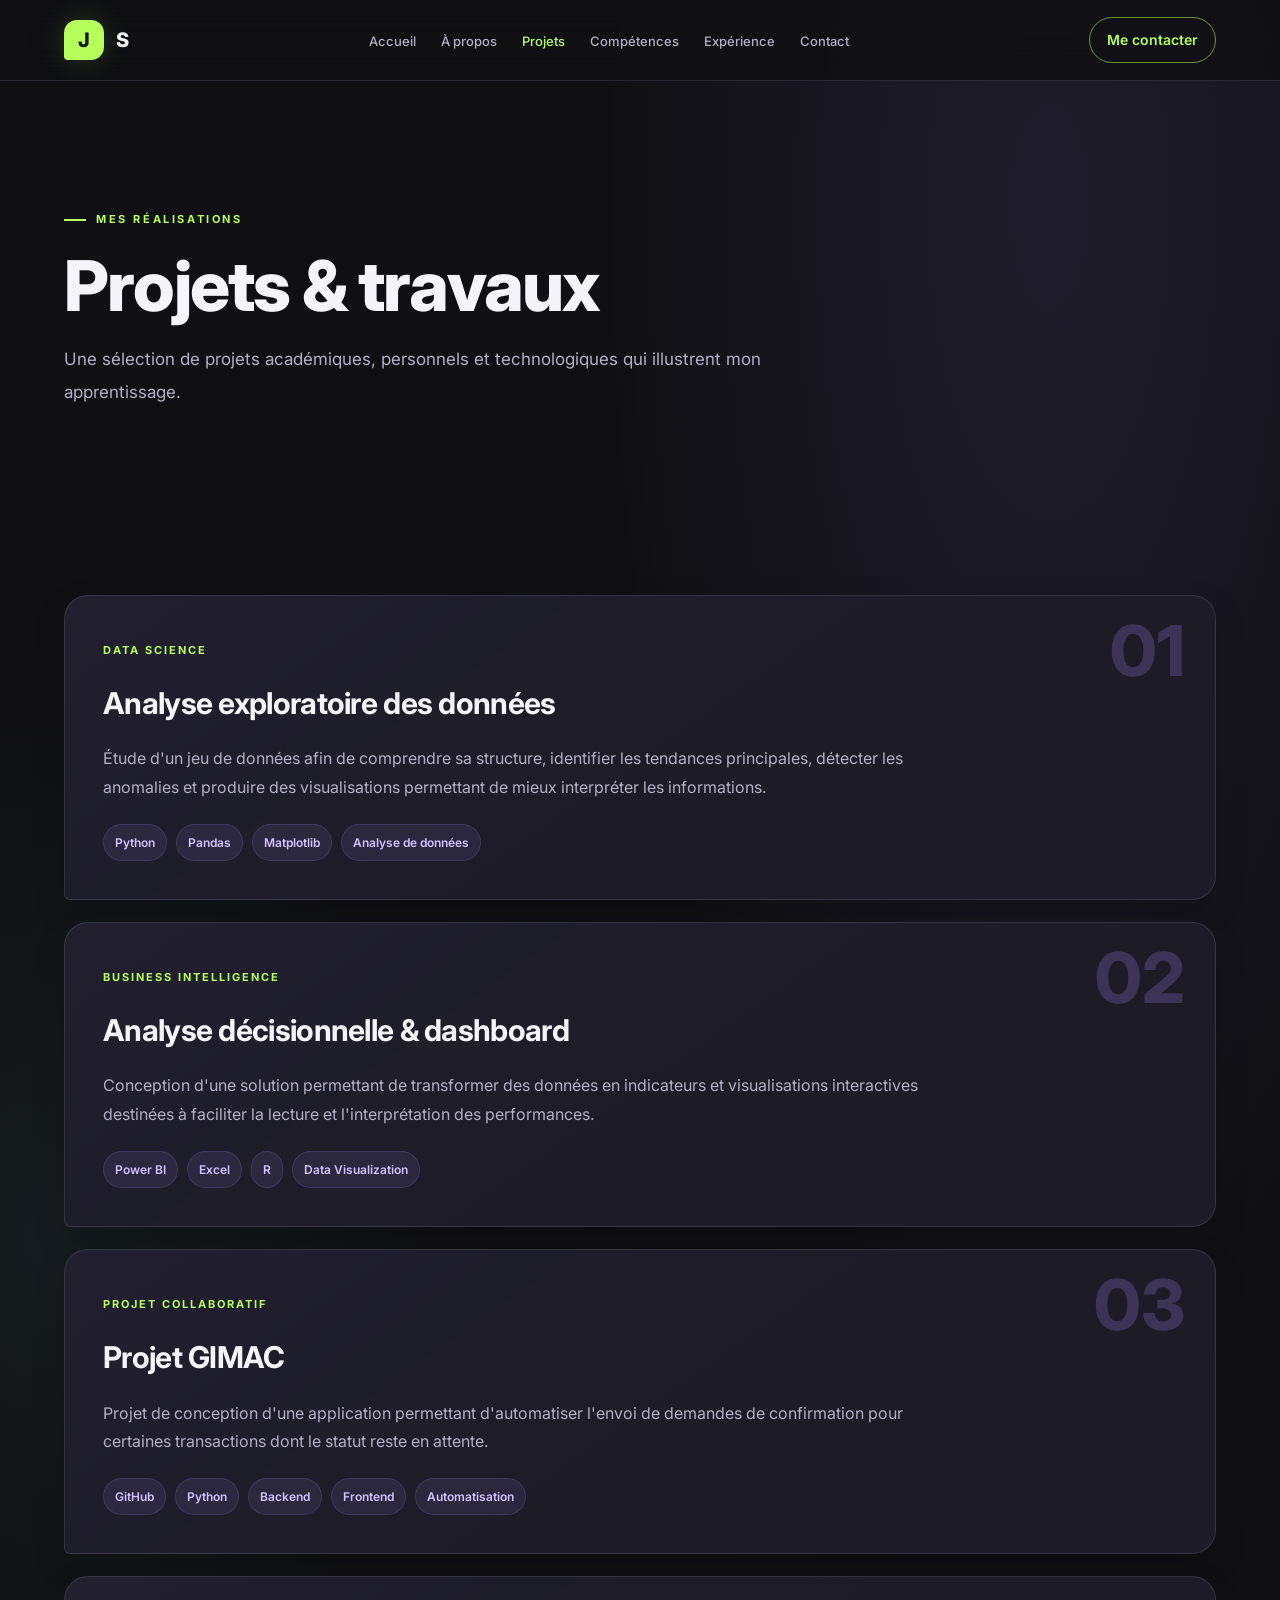
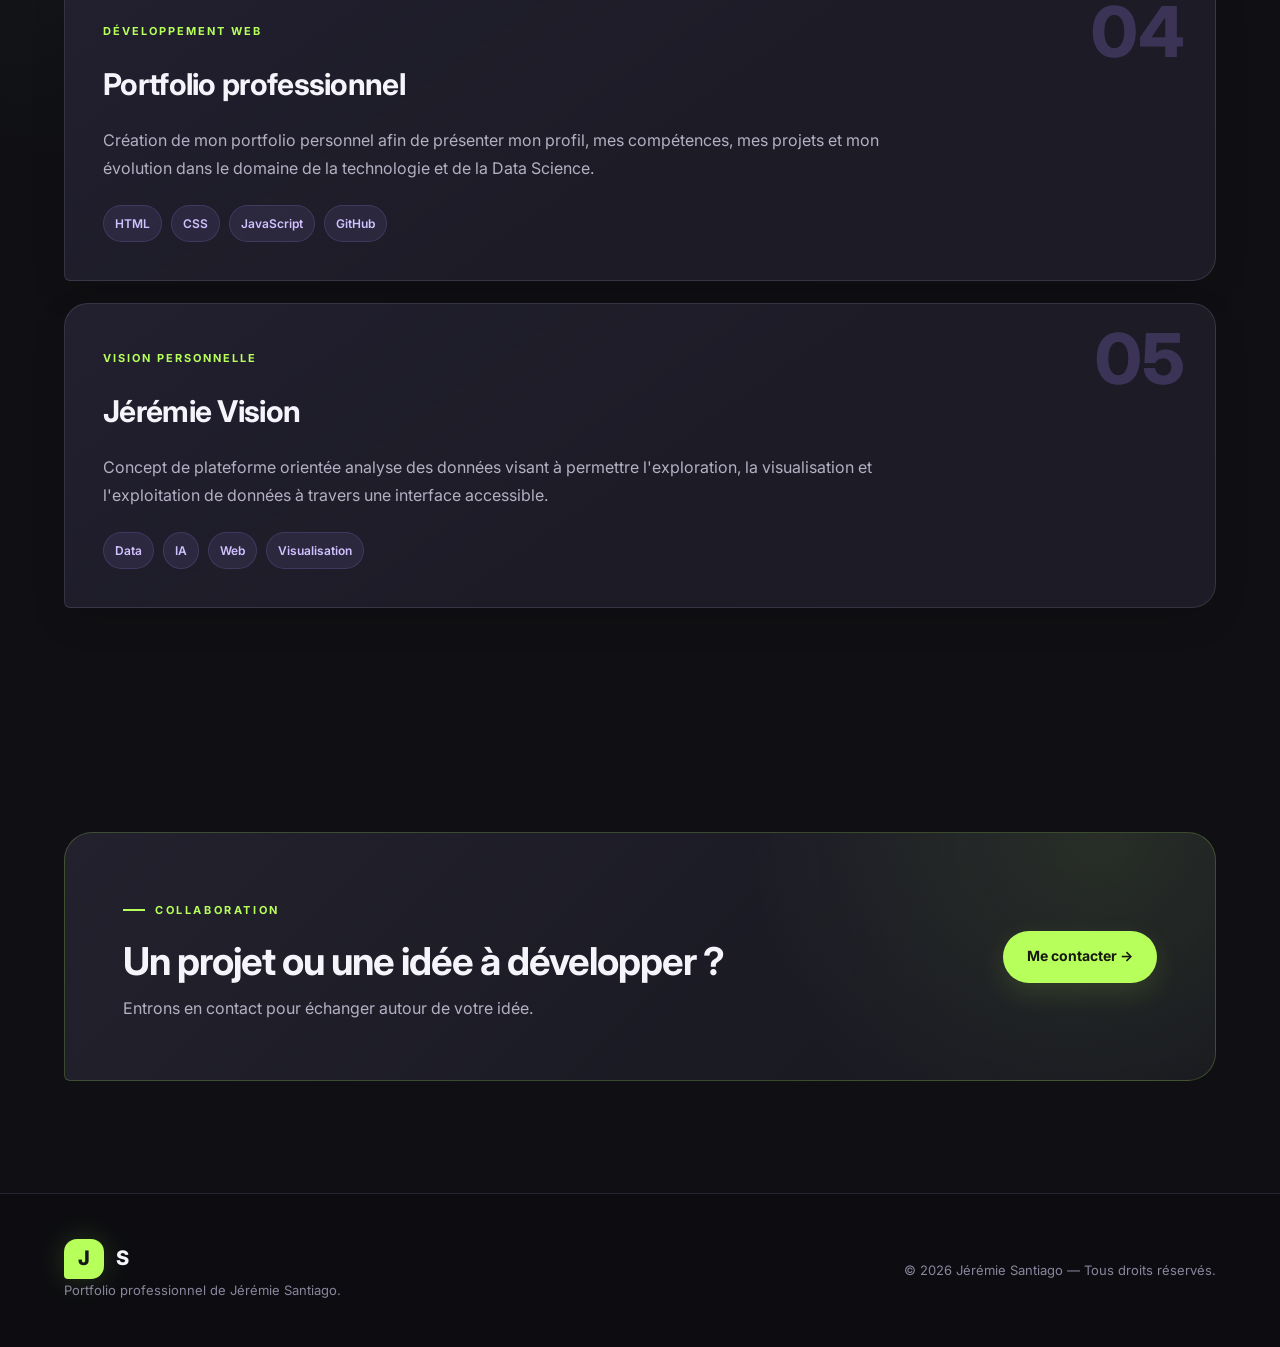
<file: pages/projects.html>
<!DOCTYPE html>
<html lang="fr">
<head>

    <meta charset="UTF-8">

    <meta name="viewport" content="width=device-width, initial-scale=1.0">

    <meta
        name="description"
        content="Découvrez les projets Data Science, Business Intelligence et développement de Jérémie Santiago."
    >

    <meta name="author" content="Jérémie Santiago">

    <title>Projets | Jérémie Santiago</title>

    <link rel="preconnect" href="https://fonts.googleapis.com">
    <link rel="preconnect" href="https://fonts.gstatic.com" crossorigin>

    <link
        href="https://fonts.googleapis.com/css2?family=Inter:wght@400;500;600;700;800&display=swap"
        rel="stylesheet"
    >

    <link rel="stylesheet" href="../css/style.css">
    <link rel="stylesheet" href="../css/responsive.css">

</head>

<body>

    <!-- ================= HEADER ================= -->

    <header class="header">

        <nav class="navbar container">

            <a href="../index.html" class="logo">
                <span>J</span>S
            </a>

            <button
                class="menu-toggle"
                id="menuToggle"
                type="button"
                aria-label="Ouvrir le menu"
                aria-expanded="false"
            >
                ☰
            </button>

            <ul class="nav-links" id="navLinks">

                <li>
                    <a href="../index.html">
                        Accueil
                    </a>
                </li>

                <li>
                    <a href="about.html">
                        À propos
                    </a>
                </li>

                <li>
                    <a href="projects.html" class="active">
                        Projets
                    </a>
                </li>

                <li>
                    <a href="skills.html">
                        Compétences
                    </a>
                </li>

                <li>
                    <a href="experience.html">
                        Expérience
                    </a>
                </li>

                <li>
                    <a href="contact.html">
                        Contact
                    </a>
                </li>

            </ul>

            <a href="contact.html" class="nav-button">
                Me contacter
            </a>

        </nav>

    </header>


    <!-- ================= CONTENU ================= -->

    <main>

        <section class="inner-hero section">

            <div class="container">

                <p class="section-label">
                    MES RÉALISATIONS
                </p>

                <h1>
                    Projets & travaux
                </h1>

                <p>
                    Une sélection de projets académiques, personnels et
                    technologiques qui illustrent mon apprentissage.
                </p>

            </div>

        </section>


        <section class="section">

            <div class="container project-list">

                <!-- Projet 1 -->

                <article class="project-large">

                    <div class="project-large-number">
                        01
                    </div>

                    <div class="project-large-content">

                        <span>
                            DATA SCIENCE
                        </span>

                        <h2>
                            Analyse exploratoire des données
                        </h2>

                        <p>
                            Étude d'un jeu de données afin de comprendre sa
                            structure, identifier les tendances principales,
                            détecter les anomalies et produire des
                            visualisations permettant de mieux interpréter
                            les informations.
                        </p>

                        <div class="technology-list">

                            <span>Python</span>
                            <span>Pandas</span>
                            <span>Matplotlib</span>
                            <span>Analyse de données</span>

                        </div>

                    </div>

                </article>


                <!-- Projet 2 -->

                <article class="project-large">

                    <div class="project-large-number">
                        02
                    </div>

                    <div class="project-large-content">

                        <span>
                            BUSINESS INTELLIGENCE
                        </span>

                        <h2>
                            Analyse décisionnelle & dashboard
                        </h2>

                        <p>
                            Conception d'une solution permettant de transformer
                            des données en indicateurs et visualisations
                            interactives destinées à faciliter la lecture et
                            l'interprétation des performances.
                        </p>

                        <div class="technology-list">

                            <span>Power BI</span>
                            <span>Excel</span>
                            <span>R</span>
                            <span>Data Visualization</span>

                        </div>

                    </div>

                </article>


                <!-- Projet 3 -->

                <article class="project-large">

                    <div class="project-large-number">
                        03
                    </div>

                    <div class="project-large-content">

                        <span>
                            PROJET COLLABORATIF
                        </span>

                        <h2>
                            Projet GIMAC
                        </h2>

                        <p>
                            Projet de conception d'une application permettant
                            d'automatiser l'envoi de demandes de confirmation
                            pour certaines transactions dont le statut reste
                            en attente.
                        </p>

                        <div class="technology-list">

                            <span>GitHub</span>
                            <span>Python</span>
                            <span>Backend</span>
                            <span>Frontend</span>
                            <span>Automatisation</span>

                        </div>

                    </div>

                </article>


                <!-- Projet 4 -->

                <article class="project-large">

                    <div class="project-large-number">
                        04
                    </div>

                    <div class="project-large-content">

                        <span>
                            DÉVELOPPEMENT WEB
                        </span>

                        <h2>
                            Portfolio professionnel
                        </h2>

                        <p>
                            Création de mon portfolio personnel afin de
                            présenter mon profil, mes compétences, mes projets
                            et mon évolution dans le domaine de la technologie
                            et de la Data Science.
                        </p>

                        <div class="technology-list">

                            <span>HTML</span>
                            <span>CSS</span>
                            <span>JavaScript</span>
                            <span>GitHub</span>

                        </div>

                    </div>

                </article>


                <!-- Projet 5 -->

                <article class="project-large">

                    <div class="project-large-number">
                        05
                    </div>

                    <div class="project-large-content">

                        <span>
                            VISION PERSONNELLE
                        </span>

                        <h2>
                            Jérémie Vision
                        </h2>

                        <p>
                            Concept de plateforme orientée analyse des données
                            visant à permettre l'exploration, la visualisation
                            et l'exploitation de données à travers une
                            interface accessible.
                        </p>

                        <div class="technology-list">

                            <span>Data</span>
                            <span>IA</span>
                            <span>Web</span>
                            <span>Visualisation</span>

                        </div>

                    </div>

                </article>

            </div>

        </section>


        <section class="cta section">

            <div class="container cta-box">

                <div>

                    <p class="section-label">
                        COLLABORATION
                    </p>

                    <h2>
                        Un projet ou une idée à développer ?
                    </h2>

                    <p>
                        Entrons en contact pour échanger autour de votre idée.
                    </p>

                </div>

                <a href="contact.html" class="btn btn-primary">
                    Me contacter →
                </a>

            </div>

        </section>

    </main>


    <!-- ================= FOOTER ================= -->

    <footer class="footer">

        <div class="container footer-content">

            <div>

                <a href="../index.html" class="logo">
                    <span>J</span>S
                </a>

                <p>
                    Portfolio professionnel de Jérémie Santiago.
                </p>

            </div>

            <p>
                © 2026 Jérémie Santiago — Tous droits réservés.
            </p>

        </div>

    </footer>


    <script src="../js/script.js"></script>

</body>
</html>
</file>
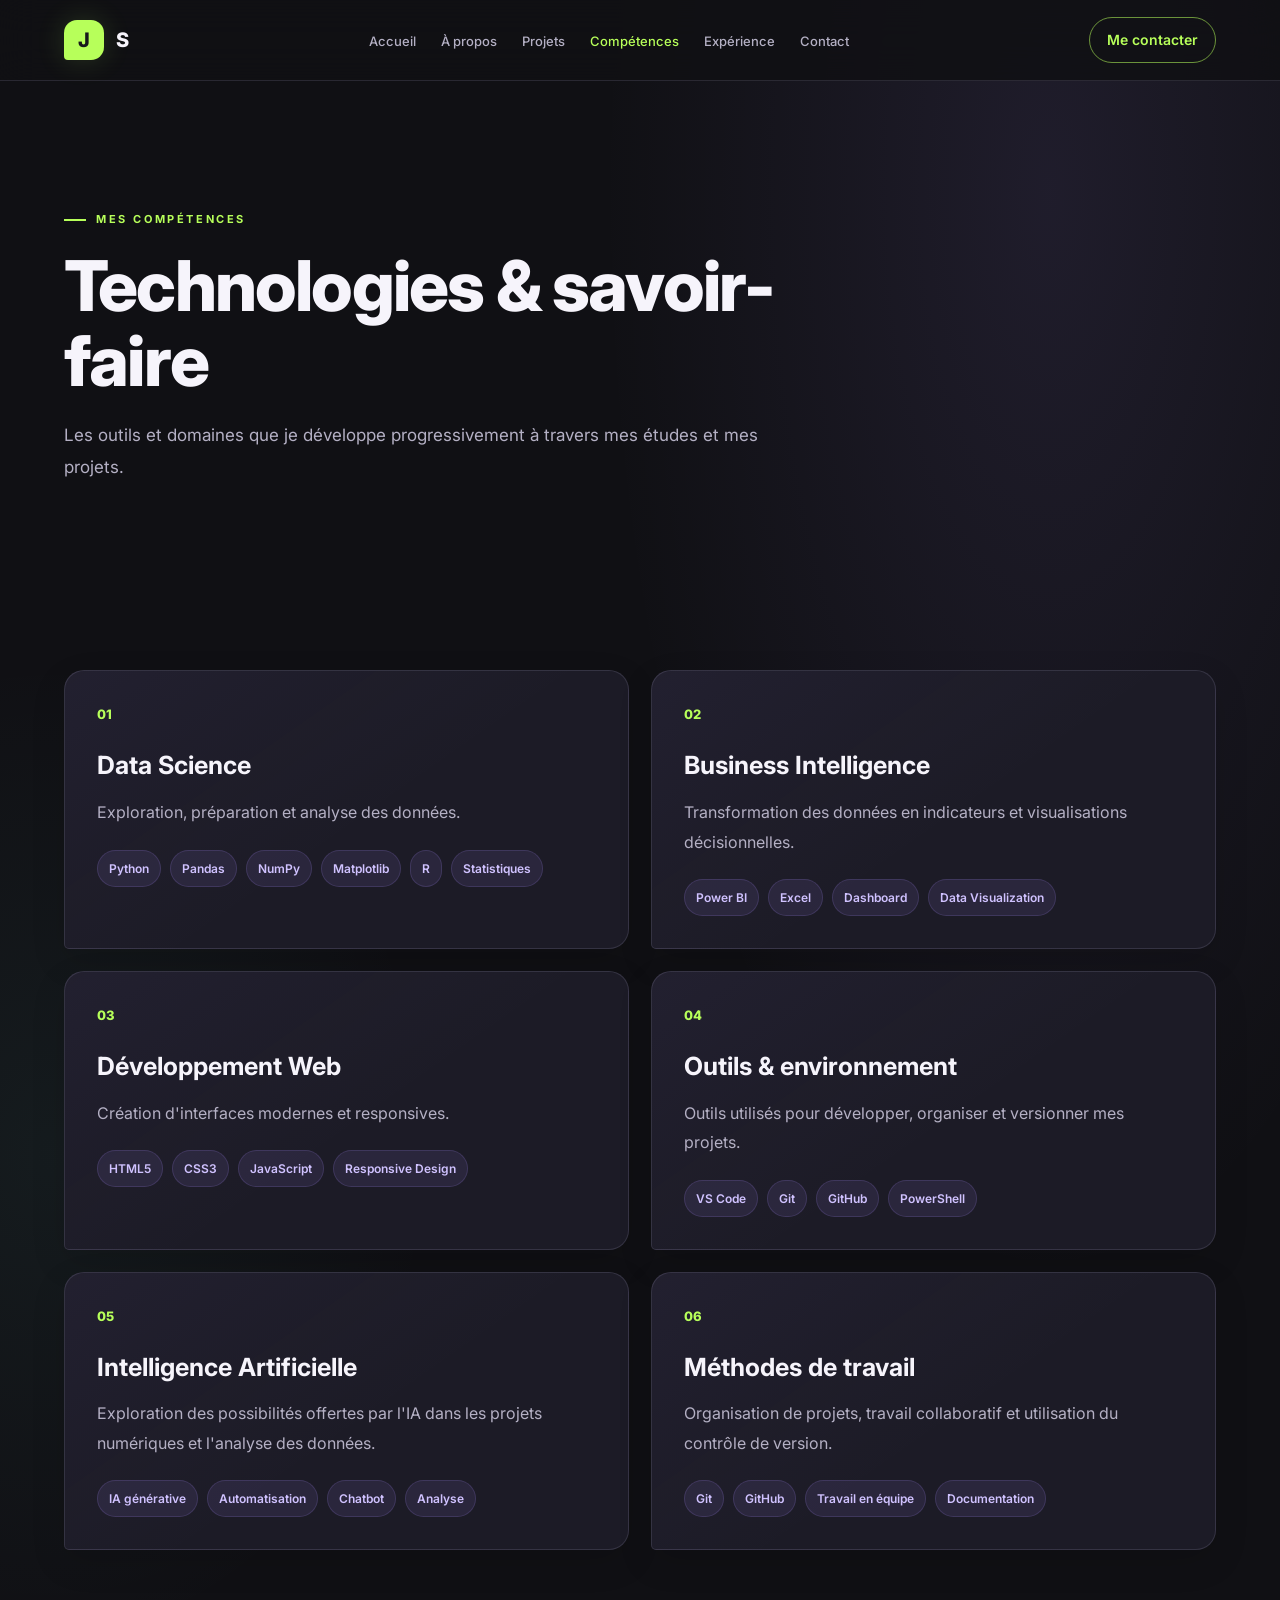
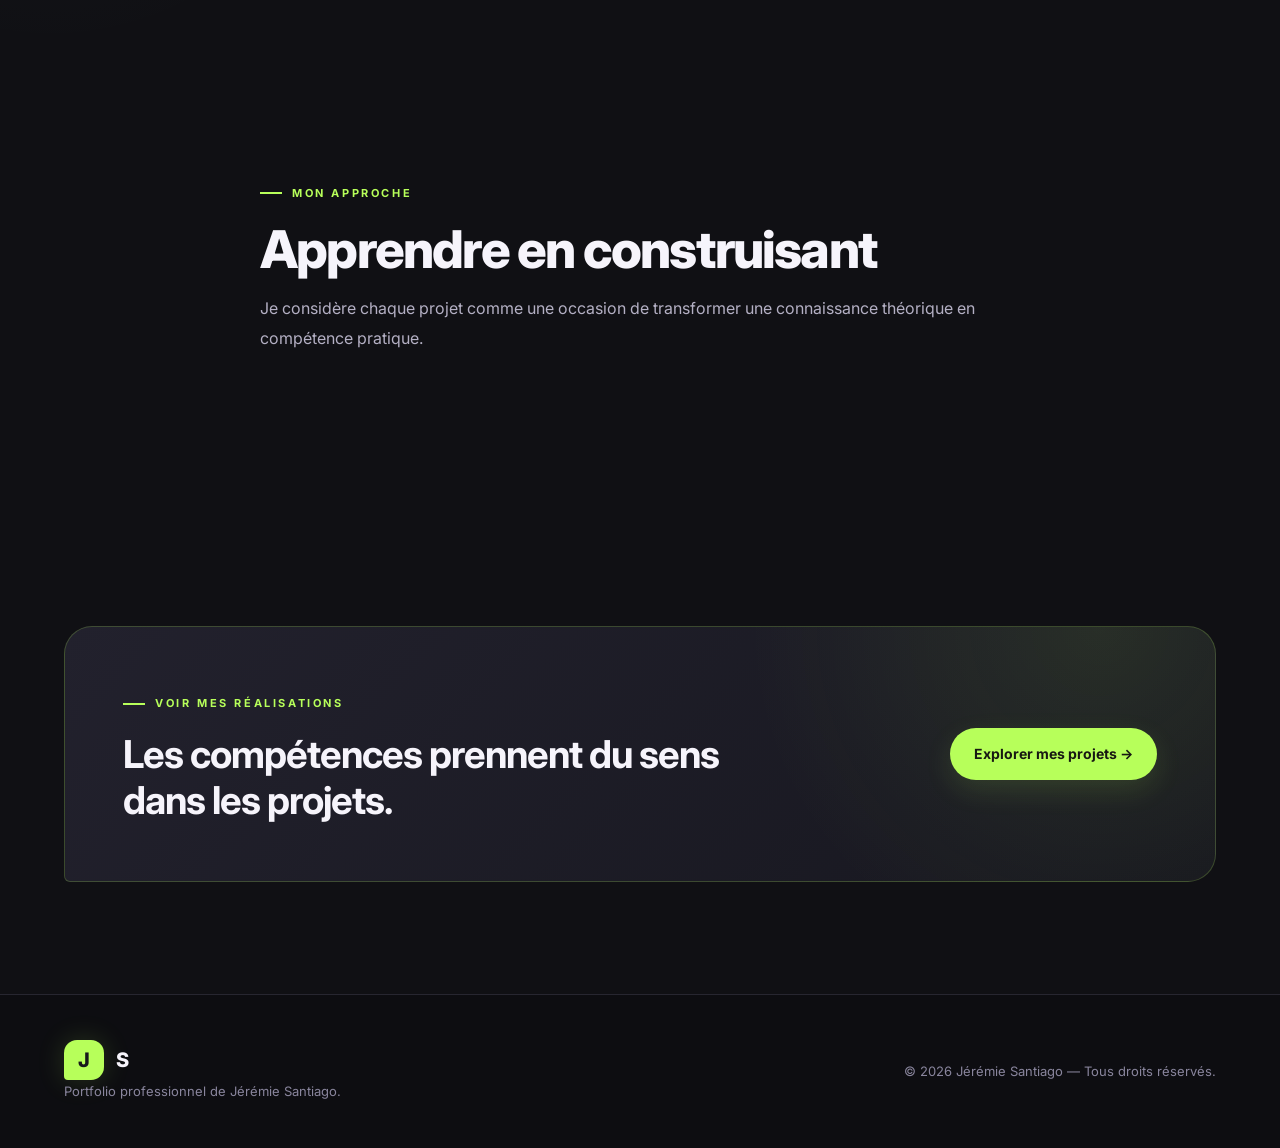
<file: pages/skills.html>
<!DOCTYPE html>
<html lang="fr">
<head>

    <meta charset="UTF-8">

    <meta name="viewport" content="width=device-width, initial-scale=1.0">

    <meta
        name="description"
        content="Compétences techniques de Jérémie Santiago en Data Science, Business Intelligence, développement web et outils numériques."
    >

    <meta name="author" content="Jérémie Santiago">

    <title>Compétences | Jérémie Santiago</title>

    <link rel="preconnect" href="https://fonts.googleapis.com">
    <link rel="preconnect" href="https://fonts.gstatic.com" crossorigin>

    <link
        href="https://fonts.googleapis.com/css2?family=Inter:wght@400;500;600;700;800&display=swap"
        rel="stylesheet"
    >

    <link rel="stylesheet" href="../css/style.css">
    <link rel="stylesheet" href="../css/responsive.css">

</head>

<body>

    <!-- ================= HEADER ================= -->

    <header class="header">

        <nav class="navbar container">

            <a href="../index.html" class="logo">
                <span>J</span>S
            </a>

            <button
                class="menu-toggle"
                id="menuToggle"
                type="button"
                aria-label="Ouvrir le menu"
                aria-expanded="false"
            >
                ☰
            </button>

            <ul class="nav-links" id="navLinks">

                <li>
                    <a href="../index.html">
                        Accueil
                    </a>
                </li>

                <li>
                    <a href="about.html">
                        À propos
                    </a>
                </li>

                <li>
                    <a href="projects.html">
                        Projets
                    </a>
                </li>

                <li>
                    <a href="skills.html" class="active">
                        Compétences
                    </a>
                </li>

                <li>
                    <a href="experience.html">
                        Expérience
                    </a>
                </li>

                <li>
                    <a href="contact.html">
                        Contact
                    </a>
                </li>

            </ul>

            <a href="contact.html" class="nav-button">
                Me contacter
            </a>

        </nav>

    </header>


    <!-- ================= CONTENU ================= -->

    <main>

        <section class="inner-hero section">

            <div class="container">

                <p class="section-label">
                    MES COMPÉTENCES
                </p>

                <h1>
                    Technologies & savoir-faire
                </h1>

                <p>
                    Les outils et domaines que je développe progressivement
                    à travers mes études et mes projets.
                </p>

            </div>

        </section>


        <section class="section">

            <div class="container skills-grid">

                <!-- DATA -->

                <article class="skill-category">

                    <div class="skill-category-number">
                        01
                    </div>

                    <h2>
                        Data Science
                    </h2>

                    <p>
                        Exploration, préparation et analyse des données.
                    </p>

                    <div class="skill-tags">

                        <span>Python</span>
                        <span>Pandas</span>
                        <span>NumPy</span>
                        <span>Matplotlib</span>
                        <span>R</span>
                        <span>Statistiques</span>

                    </div>

                </article>


                <!-- BI -->

                <article class="skill-category">

                    <div class="skill-category-number">
                        02
                    </div>

                    <h2>
                        Business Intelligence
                    </h2>

                    <p>
                        Transformation des données en indicateurs et
                        visualisations décisionnelles.
                    </p>

                    <div class="skill-tags">

                        <span>Power BI</span>
                        <span>Excel</span>
                        <span>Dashboard</span>
                        <span>Data Visualization</span>

                    </div>

                </article>


                <!-- WEB -->

                <article class="skill-category">

                    <div class="skill-category-number">
                        03
                    </div>

                    <h2>
                        Développement Web
                    </h2>

                    <p>
                        Création d'interfaces modernes et responsives.
                    </p>

                    <div class="skill-tags">

                        <span>HTML5</span>
                        <span>CSS3</span>
                        <span>JavaScript</span>
                        <span>Responsive Design</span>

                    </div>

                </article>


                <!-- OUTILS -->

                <article class="skill-category">

                    <div class="skill-category-number">
                        04
                    </div>

                    <h2>
                        Outils & environnement
                    </h2>

                    <p>
                        Outils utilisés pour développer, organiser et
                        versionner mes projets.
                    </p>

                    <div class="skill-tags">

                        <span>VS Code</span>
                        <span>Git</span>
                        <span>GitHub</span>
                        <span>PowerShell</span>

                    </div>

                </article>


                <!-- IA -->

                <article class="skill-category">

                    <div class="skill-category-number">
                        05
                    </div>

                    <h2>
                        Intelligence Artificielle
                    </h2>

                    <p>
                        Exploration des possibilités offertes par l'IA
                        dans les projets numériques et l'analyse des données.
                    </p>

                    <div class="skill-tags">

                        <span>IA générative</span>
                        <span>Automatisation</span>
                        <span>Chatbot</span>
                        <span>Analyse</span>

                    </div>

                </article>


                <!-- GESTION -->

                <article class="skill-category">

                    <div class="skill-category-number">
                        06
                    </div>

                    <h2>
                        Méthodes de travail
                    </h2>

                    <p>
                        Organisation de projets, travail collaboratif et
                        utilisation du contrôle de version.
                    </p>

                    <div class="skill-tags">

                        <span>Git</span>
                        <span>GitHub</span>
                        <span>Travail en équipe</span>
                        <span>Documentation</span>

                    </div>

                </article>

            </div>

        </section>


        <section class="section">

            <div class="container section-heading">

                <p class="section-label">
                    MON APPROCHE
                </p>

                <h2>
                    Apprendre en construisant
                </h2>

                <p>
                    Je considère chaque projet comme une occasion de transformer
                    une connaissance théorique en compétence pratique.
                </p>

            </div>

        </section>


        <section class="cta section">

            <div class="container cta-box">

                <div>

                    <p class="section-label">
                        VOIR MES RÉALISATIONS
                    </p>

                    <h2>
                        Les compétences prennent du sens dans les projets.
                    </h2>

                </div>

                <a href="projects.html" class="btn btn-primary">
                    Explorer mes projets →
                </a>

            </div>

        </section>

    </main>


    <!-- ================= FOOTER ================= -->

    <footer class="footer">

        <div class="container footer-content">

            <div>

                <a href="../index.html" class="logo">
                    <span>J</span>S
                </a>

                <p>
                    Portfolio professionnel de Jérémie Santiago.
                </p>

            </div>

            <p>
                © 2026 Jérémie Santiago — Tous droits réservés.
            </p>

        </div>

    </footer>


    <script src="../js/script.js"></script>

</body>
</html>
</file>
<file: css/style.css>
/* ==================================================
   RESET
================================================== */

* {
    margin: 0;
    padding: 0;
    box-sizing: border-box;
}

html {
    scroll-behavior: smooth;
}

body {
    font-family: "Inter", sans-serif;
    background: #08111f;
    color: #f4f7fb;
    line-height: 1.6;
}

a {
    text-decoration: none;
    color: inherit;
}

ul {
    list-style: none;
}

.container {
    width: min(1180px, 90%);
    margin: auto;
}

.section {
    padding: 100px 0;
}


/* ==================================================
   HEADER
================================================== */

.header {
    position: sticky;
    top: 0;
    z-index: 1000;
    background: rgba(8, 17, 31, 0.92);
    backdrop-filter: blur(12px);
    border-bottom: 1px solid rgba(255, 255, 255, 0.08);
}

.navbar {
    height: 78px;
    display: flex;
    align-items: center;
    justify-content: space-between;
    gap: 30px;
}

.logo {
    font-size: 25px;
    font-weight: 800;
    letter-spacing: -2px;
}

.logo span {
    display: inline-flex;
    align-items: center;
    justify-content: center;
    width: 38px;
    height: 38px;
    margin-right: 3px;
    border-radius: 10px;
    background: #38bdf8;
    color: #08111f;
}

.nav-links {
    display: flex;
    align-items: center;
    gap: 28px;
}

.nav-links a {
    color: #a9b7ca;
    font-size: 14px;
    transition: 0.3s ease;
}

.nav-links a:hover,
.nav-links a.active {
    color: #38bdf8;
}

.nav-button {
    padding: 11px 18px;
    border: 1px solid #38bdf8;
    border-radius: 8px;
    color: #38bdf8;
    font-size: 14px;
    transition: 0.3s ease;
}

.nav-button:hover {
    background: #38bdf8;
    color: #08111f;
}

.menu-toggle {
    display: none;
    border: 0;
    background: none;
    color: white;
    font-size: 27px;
    cursor: pointer;
}


/* ==================================================
   HERO
================================================== */

.hero {
    min-height: calc(100vh - 78px);
    display: flex;
    align-items: center;
    position: relative;
    overflow: hidden;
}

.hero::before {
    content: "";
    position: absolute;
    width: 500px;
    height: 500px;
    border-radius: 50%;
    background: #0ea5e9;
    filter: blur(150px);
    opacity: 0.12;
    top: -150px;
    right: -100px;
}

.hero-content {
    display: grid;
    grid-template-columns: 1.1fr 0.9fr;
    align-items: center;
    gap: 80px;
}

.hero-label,
.section-label {
    color: #38bdf8;
    font-size: 12px;
    font-weight: 700;
    letter-spacing: 3px;
    margin-bottom: 18px;
}

.hero h1 {
    font-size: clamp(42px, 6vw, 74px);
    line-height: 1.05;
    letter-spacing: -3px;
}

.hero h1 span {
    display: block;
    color: #38bdf8;
}

.hero h2 {
    margin-top: 20px;
    font-size: 23px;
    color: #d6dfeb;
    font-weight: 600;
}

.hero-description {
    max-width: 620px;
    margin-top: 24px;
    color: #94a3b8;
    font-size: 17px;
}

.hero-buttons {
    display: flex;
    gap: 14px;
    margin-top: 34px;
    flex-wrap: wrap;
}

.btn {
    display: inline-flex;
    align-items: center;
    justify-content: center;
    min-height: 50px;
    padding: 0 23px;
    border-radius: 8px;
    font-weight: 600;
    transition: 0.3s ease;
}

.btn-primary {
    background: #38bdf8;
    color: #08111f;
}

.btn-primary:hover {
    transform: translateY(-3px);
}

.btn-secondary {
    border: 1px solid #334155;
    color: #f8fafc;
}

.btn-secondary:hover {
    border-color: #38bdf8;
    color: #38bdf8;
}

.social-links {
    display: flex;
    gap: 12px;
    align-items: center;
    margin-top: 25px;
    color: #7f8da3;
    font-size: 14px;
}

.social-links a:hover {
    color: #38bdf8;
}


/* ==================================================
   PROFILE CARD
================================================== */

.hero-visual {
    display: flex;
    justify-content: center;
}

.profile-card {
    width: min(390px, 100%);
    padding: 42px 32px;
    text-align: center;
    background: linear-gradient(
        145deg,
        rgba(15, 31, 51, 0.95),
        rgba(10, 21, 37, 0.95)
    );
    border: 1px solid rgba(255, 255, 255, 0.09);
    border-radius: 22px;
    box-shadow: 0 30px 80px rgba(0, 0, 0, 0.3);
}

.profile-circle {
    width: 150px;
    height: 150px;
    margin: 0 auto 25px;
    display: flex;
    align-items: center;
    justify-content: center;
    border-radius: 50%;
    border: 2px solid #38bdf8;
    color: #38bdf8;
    font-size: 42px;
    font-weight: 800;
}

.profile-card h3 {
    font-size: 24px;
}

.profile-card > p {
    color: #94a3b8;
    margin-top: 7px;
}

.profile-line {
    width: 60px;
    height: 2px;
    margin: 25px auto;
    background: #38bdf8;
}

.profile-info {
    display: grid;
    grid-template-columns: repeat(3, 1fr);
    gap: 12px;
}

.profile-info div {
    padding: 13px 5px;
    background: rgba(255, 255, 255, 0.035);
    border-radius: 8px;
}

.profile-info strong,
.profile-info span {
    display: block;
}

.profile-info strong {
    font-size: 14px;
    color: #38bdf8;
}

.profile-info span {
    color: #8796aa;
    font-size: 11px;
    margin-top: 3px;
}


/* ==================================================
   TITRES
================================================== */

.section-heading {
    max-width: 700px;
    margin-bottom: 50px;
}

.section-heading h2 {
    font-size: clamp(32px, 4vw, 48px);
    line-height: 1.1;
}

.section-heading > p:last-child {
    color: #8fa0b5;
    margin-top: 15px;
}


/* ==================================================
   CARTES
================================================== */

.cards-grid {
    display: grid;
    grid-template-columns: repeat(3, 1fr);
    gap: 22px;
}

.info-card {
    padding: 32px;
    border-radius: 15px;
    background: #0d1a2b;
    border: 1px solid rgba(255, 255, 255, 0.06);
    transition: transform 0.3s ease, border-color 0.3s ease;
}

.info-card:hover {
    transform: translateY(-6px);
    border-color: rgba(56, 189, 248, 0.35);
}

.card-icon {
    color: #38bdf8;
    font-size: 13px;
    font-weight: 700;
}

.info-card h3 {
    margin-top: 22px;
    font-size: 21px;
}

.info-card p {
    color: #8797aa;
    margin-top: 12px;
}


/* ==================================================
   PROJETS
================================================== */

.section-heading-row {
    max-width: none;
    display: flex;
    justify-content: space-between;
    align-items: end;
    gap: 20px;
}

.see-more {
    color: #38bdf8;
    font-weight: 600;
}

.project-grid {
    display: grid;
    grid-template-columns: repeat(3, 1fr);
    gap: 22px;
}

.project-card {
    min-height: 350px;
    padding: 28px;
    position: relative;
    overflow: hidden;
    border-radius: 15px;
    background: #0d1a2b;
    border: 1px solid rgba(255, 255, 255, 0.06);
}

.project-number {
    position: absolute;
    top: 22px;
    right: 23px;
    color: rgba(56, 189, 248, 0.25);
    font-size: 30px;
    font-weight: 800;
}

.project-content {
    padding-top: 75px;
}

.project-content > span {
    color: #38bdf8;
    font-size: 11px;
    font-weight: 700;
    letter-spacing: 2px;
}

.project-content h3 {
    margin-top: 15px;
    font-size: 23px;
}

.project-content p {
    margin-top: 15px;
    color: #8fa0b5;
}

.project-content a {
    display: inline-block;
    margin-top: 24px;
    color: #f8fafc;
    font-weight: 600;
}

.project-content a:hover {
    color: #38bdf8;
}


/* ==================================================
   CTA
================================================== */

.cta-box {
    padding: 55px;
    display: flex;
    align-items: center;
    justify-content: space-between;
    gap: 30px;
    border-radius: 18px;
    background: #0d1a2b;
    border: 1px solid rgba(56, 189, 248, 0.18);
}

.cta-box h2 {
    max-width: 650px;
    font-size: 36px;
}

.cta-box p:last-child {
    margin-top: 10px;
    color: #8fa0b5;
}


/* ==================================================
   FOOTER
================================================== */

.footer {
    padding: 45px 0;
    border-top: 1px solid rgba(255, 255, 255, 0.07);
}

.footer-content {
    display: flex;
    align-items: center;
    justify-content: space-between;
    gap: 25px;
}

.footer p {
    color: #6f7f93;
    font-size: 13px;
}


/* ==================================================
   PAGES INTERNES
================================================== */

.inner-hero {
    padding-top: 120px;
    padding-bottom: 80px;
}

.inner-hero h1 {
    max-width: 850px;
    font-size: clamp(40px, 6vw, 68px);
    line-height: 1.08;
    letter-spacing: -2px;
}

.inner-hero p:last-child {
    max-width: 720px;
    margin-top: 20px;
    color: #94a3b8;
    font-size: 17px;
}


/* ==================================================
   ABOUT
================================================== */

.about-grid {
    display: grid;
    grid-template-columns: 1.1fr 0.9fr;
    gap: 70px;
    align-items: start;
}

.about-text h2 {
    font-size: 40px;
    line-height: 1.15;
    margin-bottom: 25px;
}

.about-text p {
    color: #94a3b8;
    margin-top: 18px;
}

.about-highlight {
    display: grid;
    gap: 16px;
}

.highlight-box {
    padding: 27px;
    background: #0d1a2b;
    border: 1px solid rgba(255, 255, 255, 0.06);
    border-radius: 14px;
}

.highlight-box > span {
    color: #38bdf8;
    font-weight: 800;
}

.highlight-box h3 {
    margin-top: 12px;
    font-size: 21px;
}

.highlight-box p {
    color: #8797aa;
    margin-top: 8px;
}


/* ==================================================
   PROJECTS PAGE
================================================== */

.project-list {
    display: grid;
    gap: 22px;
}

.project-large {
    position: relative;
    padding: 38px;
    min-height: 300px;
    background: #0d1a2b;
    border-radius: 16px;
    border: 1px solid rgba(255, 255, 255, 0.06);
    overflow: hidden;
    transition: 0.3s ease;
}

.project-large:hover {
    transform: translateY(-5px);
    border-color: rgba(56, 189, 248, 0.3);
}

.project-large-number {
    position: absolute;
    top: 20px;
    right: 30px;
    color: rgba(56, 189, 248, 0.2);
    font-size: 70px;
    font-weight: 800;
}

.project-large-content {
    position: relative;
    z-index: 1;
    max-width: 820px;
}

.project-large-content > span {
    color: #38bdf8;
    font-size: 11px;
    font-weight: 700;
    letter-spacing: 2px;
}

.project-large-content h2 {
    margin-top: 15px;
    font-size: 30px;
}

.project-large-content p {
    margin-top: 15px;
    color: #8fa0b5;
}

.technology-list,
.skill-tags {
    display: flex;
    flex-wrap: wrap;
    gap: 9px;
    margin-top: 22px;
}

.technology-list span,
.skill-tags span {
    padding: 7px 11px;
    border-radius: 7px;
    background: rgba(56, 189, 248, 0.08);
    color: #8edcff;
    font-size: 12px;
    font-weight: 600;
}


/* ==================================================
   SKILLS
================================================== */

.skills-grid {
    display: grid;
    grid-template-columns: repeat(2, 1fr);
    gap: 22px;
}

.skill-category {
    padding: 32px;
    background: #0d1a2b;
    border: 1px solid rgba(255, 255, 255, 0.06);
    border-radius: 15px;
}

.skill-category-number {
    color: #38bdf8;
    font-size: 13px;
    font-weight: 800;
}

.skill-category h2 {
    margin-top: 18px;
    font-size: 25px;
}

.skill-category > p {
    color: #8797aa;
    margin-top: 10px;
}


/* ==================================================
   EXPERIENCE / TIMELINE
================================================== */

.timeline {
    position: relative;
    max-width: 900px;
}

.timeline::before {
    content: "";
    position: absolute;
    left: 21px;
    top: 0;
    bottom: 0;
    width: 1px;
    background: rgba(56, 189, 248, 0.25);
}

.timeline-item {
    position: relative;
    display: grid;
    grid-template-columns: 45px 1fr;
    gap: 25px;
    margin-bottom: 45px;
}

.timeline-marker {
    position: relative;
    z-index: 2;
    width: 43px;
    height: 43px;
    display: flex;
    align-items: center;
    justify-content: center;
    border-radius: 50%;
    border: 1px solid #38bdf8;
    background: #08111f;
    color: #38bdf8;
    font-size: 11px;
    font-weight: 800;
}

.timeline-content {
    padding: 28px;
    background: #0d1a2b;
    border: 1px solid rgba(255, 255, 255, 0.06);
    border-radius: 14px;
}

.timeline-content > span {
    color: #38bdf8;
    font-size: 11px;
    font-weight: 700;
    letter-spacing: 2px;
}

.timeline-content h2 {
    margin-top: 12px;
    font-size: 25px;
}

.timeline-content p {
    color: #8797aa;
    margin-top: 10px;
}


/* ==================================================
   CONTACT
================================================== */

.contact-grid {
    display: grid;
    grid-template-columns: 0.9fr 1.1fr;
    gap: 60px;
    align-items: start;
}

.contact-info h2 {
    font-size: 40px;
    line-height: 1.15;
}

.contact-info > p:not(.section-label) {
    margin-top: 20px;
    color: #94a3b8;
}

.contact-item {
    padding: 20px 0;
    border-bottom: 1px solid rgba(255, 255, 255, 0.07);
}

.contact-item span {
    display: block;
    color: #38bdf8;
    font-size: 11px;
    font-weight: 700;
    letter-spacing: 2px;
}

.contact-item a {
    display: inline-block;
    margin-top: 7px;
    color: #dce5ef;
    overflow-wrap: anywhere;
}

.contact-item a:hover {
    color: #38bdf8;
}


/* ==================================================
   PHOTO DE PROFIL
================================================== */

.profile-photo {
    width: 180px;
    height: 180px;
    margin: 0 auto 25px;
    border-radius: 50%;
    overflow: hidden;
    border: 2px solid #38bdf8;
}

.profile-photo img {
    width: 100%;
    height: 100%;
    object-fit: cover;
    display: block;
}


/* ==================================================
   FORMULAIRE GOOGLE
================================================== */

.contact-form-wrapper {
    width: 100%;
    min-width: 0;
    padding: 28px;
    background: #0d1a2b;
    border: 1px solid rgba(255, 255, 255, 0.08);
    border-radius: 16px;
    box-sizing: border-box;
}

.contact-heading {
    margin-bottom: 24px;
}

.contact-heading h2 {
    margin: 10px 0;
    font-size: 28px;
    line-height: 1.25;
}

.contact-heading > p:last-child {
    color: #94a3b8;
    line-height: 1.7;
}

.google-form-container {
    width: 100%;
    max-width: 100%;
    margin: 0 auto;
    overflow: hidden;
    border: 1px solid rgba(15, 23, 42, 0.12);
    border-radius: 10px;
    background: #ffffff;
}

.google-form-container iframe {
    display: block;
    width: 100%;
    height: 1900px;
    border: 0;
    background: #ffffff;
}

.contact-note {
    margin-top: 14px;
    color: #94a3b8;
    font-size: 13px;
    line-height: 1.6;
}


/* ==================================================
   RESPONSIVE : TABLETTES ET PETITS ÉCRANS
================================================== */

@media screen and (max-width: 1024px) {
    .navbar {
        gap: 18px;
    }

    .nav-links {
        gap: 16px;
    }

    .hero-content {
        gap: 40px;
    }

    .contact-grid {
        gap: 35px;
    }

    .contact-info h2 {
        font-size: 34px;
    }
}


/* ==================================================
   RESPONSIVE : MOBILES
================================================== */

@media screen and (max-width: 768px) {
    .section {
        padding: 70px 0;
    }

    .navbar {
        height: 70px;
        position: relative;
    }

    .menu-toggle {
        display: block;
        margin-left: auto;
    }

    .nav-button {
        display: none;
    }

    .nav-links {
        display: none;
        position: absolute;
        top: 70px;
        left: 0;
        right: 0;
        padding: 22px;
        flex-direction: column;
        align-items: flex-start;
        gap: 18px;
        background: #0d1a2b;
        border: 1px solid rgba(255, 255, 255, 0.08);
        border-radius: 0 0 12px 12px;
    }

    .nav-links.show {
        display: flex;
    }

    .hero {
        min-height: auto;
        padding: 70px 0;
    }

    .hero-content {
        grid-template-columns: 1fr;
        gap: 50px;
    }

    .hero h1 {
        font-size: clamp(38px, 10vw, 58px);
        letter-spacing: -2px;
    }

    .hero h2 {
        font-size: 20px;
    }

    .hero-description {
        font-size: 15px;
    }

    .profile-card {
        padding: 32px 22px;
    }

    .cards-grid,
    .project-grid,
    .skills-grid {
        grid-template-columns: 1fr;
    }

    .section-heading-row {
        align-items: flex-start;
        flex-direction: column;
    }

    .cta-box {
        padding: 32px 24px;
        align-items: flex-start;
        flex-direction: column;
    }

    .cta-box h2 {
        font-size: 28px;
    }

    .footer-content {
        align-items: flex-start;
        flex-direction: column;
    }

    .inner-hero {
        padding-top: 80px;
        padding-bottom: 50px;
    }

    .inner-hero h1 {
        font-size: clamp(36px, 9vw, 52px);
        letter-spacing: -1.5px;
    }

    .about-grid {
        grid-template-columns: 1fr;
        gap: 35px;
    }

    .about-text h2 {
        font-size: 32px;
    }

    .project-large {
        padding: 28px 22px;
    }

    .project-large-content h2 {
        font-size: 25px;
    }

    .project-large-number {
        font-size: 48px;
        right: 18px;
    }

    .timeline-item {
        grid-template-columns: 38px 1fr;
        gap: 15px;
    }

    .timeline-marker {
        width: 38px;
        height: 38px;
    }

    .timeline::before {
        left: 18px;
    }

    .timeline-content {
        padding: 22px 18px;
    }

    .timeline-content h2 {
        font-size: 21px;
    }

    .contact-grid {
        grid-template-columns: 1fr;
        gap: 35px;
    }

    .contact-info h2 {
        font-size: 32px;
    }

    .contact-form-wrapper {
        padding: 18px;
    }

    .contact-heading h2 {
        font-size: 25px;
    }

    .google-form-container iframe {
        height: 2200px;
    }
}


/* ==================================================
   RESPONSIVE : TRÈS PETITS MOBILES
================================================== */

@media screen and (max-width: 420px) {
    .container {
        width: 92%;
    }

    .section {
        padding: 55px 0;
    }

    .hero-buttons {
        flex-direction: column;
        align-items: stretch;
    }

    .btn {
        width: 100%;
    }

    .profile-info {
        gap: 7px;
    }

    .profile-info div {
        padding: 11px 3px;
    }

    .contact-form-wrapper {
        padding: 12px;
    }

    .google-form-container iframe {
        height: 2300px;
    }
}

/* =========================================================
   IDENTITÉ VISUELLE PERSONNALISÉE — JÉRÉMIE SANTIAGO
   Direction : Data Intelligence / Graphite, violet et menthe
   Ces règles surchargent le style précédent sans supprimer
   les classes utilisées par les pages HTML existantes.
========================================================= */

:root {
    --bg-main: #101014;
    --bg-soft: #17171f;
    --bg-card: #1c1b26;
    --bg-card-hover: #232132;
    --text-main: #f6f4fb;
    --text-muted: #b4b0c4;
    --text-soft: #89859d;
    --accent: #b7ff5a;
    --accent-2: #a78bfa;
    --accent-3: #70e1d1;
    --border-soft: rgba(213, 205, 255, 0.13);
    --shadow-card: 0 24px 65px rgba(0, 0, 0, 0.28);
}

html {
    scroll-behavior: smooth;
    scroll-padding-top: 90px;
}

body {
    color: var(--text-main);
    background:
        radial-gradient(ellipse at 82% 7%, rgba(167, 139, 250, 0.10), transparent 28rem),
        radial-gradient(ellipse at 4% 42%, rgba(112, 225, 209, 0.055), transparent 24rem),
        var(--bg-main);
    line-height: 1.75;
}

::selection {
    color: #101014;
    background: var(--accent);
}

a {
    transition: color 0.25s ease, border-color 0.25s ease,
                background-color 0.25s ease, transform 0.25s ease;
}

.container {
    width: min(1200px, 90%);
}

.section {
    position: relative;
    padding: 112px 0;
}

/* Navigation : plus nette, avec une ligne d'accent discrète */
.header {
    background: rgba(16, 16, 20, 0.88);
    backdrop-filter: blur(18px);
    -webkit-backdrop-filter: blur(18px);
    border-bottom: 1px solid var(--border-soft);
}

.navbar {
    min-height: 80px;
}

.logo {
    display: inline-flex;
    align-items: center;
    gap: 7px;
    font-size: 20px;
    letter-spacing: -0.8px;
}

.logo span {
    width: 40px;
    height: 40px;
    margin-right: 5px;
    border-radius: 13px 13px 13px 4px;
    background: var(--accent);
    color: #17171b;
    box-shadow: 0 0 28px rgba(183, 255, 90, 0.16);
}

.nav-links {
    gap: 25px;
}

.nav-links a {
    color: var(--text-muted);
    font-size: 13px;
    font-weight: 500;
}

.nav-links a:hover,
.nav-links a.active {
    color: var(--accent);
}

.nav-button {
    padding: 10px 17px;
    border: 1px solid rgba(183, 255, 90, 0.55);
    border-radius: 999px;
    color: var(--accent);
    font-weight: 600;
}

.nav-button:hover {
    background: var(--accent);
    color: #11120e;
    border-color: var(--accent);
    box-shadow: 0 8px 25px rgba(183, 255, 90, 0.12);
}

.menu-toggle {
    border-radius: 10px;
}

/* Accueil : halo graphique et composition plus éditoriale */
.hero {
    min-height: min(850px, calc(100vh - 80px));
    isolation: isolate;
}

.hero::before {
    width: 430px;
    height: 430px;
    top: 5%;
    right: 3%;
    background: var(--accent-2);
    filter: blur(145px);
    opacity: 0.16;
    pointer-events: none;
}

.hero::after {
    content: "";
    position: absolute;
    z-index: -1;
    width: 330px;
    height: 330px;
    right: 10%;
    bottom: 4%;
    border: 1px solid rgba(183, 255, 90, 0.12);
    border-radius: 42% 58% 63% 37% / 42% 39% 61% 58%;
    transform: rotate(-22deg);
    pointer-events: none;
}

.hero-content {
    gap: clamp(35px, 6vw, 90px);
}

.hero-label,
.section-label {
    display: inline-flex;
    align-items: center;
    gap: 10px;
    color: var(--accent);
    font-size: 11px;
    letter-spacing: 2.6px;
    text-transform: uppercase;
}

.hero-label::before,
.section-label::before {
    content: "";
    display: inline-block;
    width: 22px;
    height: 2px;
    background: var(--accent);
}

.hero h1 {
    max-width: 780px;
    font-size: clamp(44px, 6.4vw, 82px);
    line-height: 1.02;
    letter-spacing: -4px;
    font-weight: 800;
}

.hero h1 span {
    width: fit-content;
    color: var(--accent-2);
    position: relative;
}

.hero h2 {
    margin-top: 25px;
    color: #e0dced;
    font-size: clamp(19px, 2vw, 24px);
    font-weight: 500;
}

.hero-description {
    max-width: 590px;
    color: var(--text-muted);
    font-size: 16px;
    line-height: 1.9;
}

.hero-buttons {
    gap: 13px;
}

.btn {
    min-height: 52px;
    padding: 0 24px;
    border-radius: 999px;
    font-size: 14px;
    font-weight: 700;
}

.btn-primary {
    background: var(--accent);
    color: #171812;
    box-shadow: 0 10px 28px rgba(183, 255, 90, 0.12);
}

.btn-primary:hover {
    background: #cbff8b;
    transform: translateY(-3px);
    box-shadow: 0 15px 34px rgba(183, 255, 90, 0.18);
}

.btn-secondary {
    border: 1px solid var(--border-soft);
    color: var(--text-main);
    background: rgba(255, 255, 255, 0.025);
}

.btn-secondary:hover {
    border-color: var(--accent-2);
    color: var(--accent-2);
    transform: translateY(-3px);
}

.social-links {
    color: var(--text-soft);
    gap: 18px;
}

.social-links a:hover {
    color: var(--accent);
}

/* Carte de profil : surface plus profonde et détails colorés */
.hero-visual {
    position: relative;
}

.profile-card {
    position: relative;
    width: min(410px, 100%);
    padding: 38px 30px 30px;
    text-align: left;
    background:
        linear-gradient(145deg, rgba(167, 139, 250, 0.09), transparent 50%),
        linear-gradient(145deg, #22212d, #17171f 78%);
    border: 1px solid rgba(213, 205, 255, 0.17);
    border-radius: 28px 28px 28px 7px;
    box-shadow: var(--shadow-card);
    overflow: hidden;
}

.profile-card::before {
    content: "DATA / PROFILE";
    display: block;
    margin-bottom: 25px;
    color: var(--text-soft);
    font-size: 10px;
    font-weight: 700;
    letter-spacing: 2px;
}

.profile-photo {
    width: 154px;
    height: 154px;
    margin: 0 auto 22px;
    border: 3px solid var(--accent-2);
    box-shadow: 0 0 0 8px rgba(167, 139, 250, 0.08);
}

.profile-circle {
    border: 2px solid var(--accent-2);
    color: var(--accent-2);
    background: rgba(167, 139, 250, 0.07);
}

.profile-card h3 {
    text-align: center;
    font-size: 24px;
    letter-spacing: -0.6px;
}

.profile-card > p {
    text-align: center;
    color: var(--text-muted);
}

.profile-line {
    width: 52px;
    height: 3px;
    border-radius: 5px;
    background: var(--accent);
}

.profile-info {
    gap: 9px;
}

.profile-info div {
    padding: 13px 6px;
    background: rgba(255, 255, 255, 0.035);
    border: 1px solid rgba(213, 205, 255, 0.08);
    border-radius: 12px;
}

.profile-info strong {
    color: var(--accent);
}

.profile-info span {
    color: var(--text-soft);
}

/* Titres et sections */
.section-heading {
    max-width: 760px;
    margin-bottom: 48px;
}

.section-heading h2,
.inner-hero h1 {
    letter-spacing: -1.8px;
    font-weight: 800;
}

.section-heading h2 {
    font-size: clamp(32px, 4.4vw, 52px);
    line-height: 1.12;
}

.section-heading > p:last-child {
    color: var(--text-muted);
    line-height: 1.85;
}

.section-heading-row {
    gap: 28px;
}

.see-more {
    color: var(--accent);
}

.see-more:hover {
    color: var(--accent-2);
}

/* Cartes : bordures légères et angles distinctifs */
.info-card,
.project-card,
.project-large,
.highlight-box,
.skill-category,
.timeline-content,
.contact-form-wrapper {
    background:
        linear-gradient(145deg, rgba(167, 139, 250, 0.045), transparent 55%),
        var(--bg-card);
    border: 1px solid var(--border-soft);
    box-shadow: 0 12px 35px rgba(0, 0, 0, 0.12);
}

.info-card {
    padding: 32px;
    border-radius: 20px 20px 20px 5px;
    transition: transform 0.3s ease, border-color 0.3s ease,
                background-color 0.3s ease, box-shadow 0.3s ease;
}

.info-card:hover {
    transform: translateY(-7px);
    border-color: rgba(183, 255, 90, 0.38);
    box-shadow: 0 20px 42px rgba(0, 0, 0, 0.22);
}

.card-icon {
    color: var(--accent);
    letter-spacing: 1px;
}

.info-card h3 {
    font-size: 20px;
    letter-spacing: -0.4px;
}

.info-card p {
    color: var(--text-muted);
    line-height: 1.8;
}

/* Projets */
.project-card {
    min-height: 360px;
    padding: 29px;
    border-radius: 22px 22px 22px 5px;
    transition: transform 0.3s ease, border-color 0.3s ease;
}

.project-card:hover,
.project-large:hover {
    transform: translateY(-6px);
    border-color: rgba(167, 139, 250, 0.48);
}

.project-number,
.project-large-number {
    color: rgba(167, 139, 250, 0.23);
    line-height: 1;
}

.project-content > span,
.project-large-content > span {
    color: var(--accent);
    letter-spacing: 2px;
}

.project-content h3,
.project-large-content h2 {
    letter-spacing: -0.7px;
}

.project-content p,
.project-large-content p {
    color: var(--text-muted);
    line-height: 1.8;
}

.project-content a {
    color: var(--text-main);
}

.project-content a:hover {
    color: var(--accent);
}

.project-large {
    border-radius: 24px 24px 24px 6px;
}

.technology-list span,
.skill-tags span {
    background: rgba(167, 139, 250, 0.10);
    border: 1px solid rgba(167, 139, 250, 0.17);
    border-radius: 999px;
    color: #d0c2ff;
}

/* Appel à l'action */
.cta-box {
    position: relative;
    overflow: hidden;
    padding: clamp(30px, 5vw, 58px);
    border-radius: 28px 28px 28px 6px;
    background:
        radial-gradient(circle at 90% 0%, rgba(183, 255, 90, 0.09), transparent 22rem),
        linear-gradient(135deg, #22212d, #17171f);
    border: 1px solid rgba(183, 255, 90, 0.20);
}

.cta-box h2 {
    font-size: clamp(27px, 3vw, 39px);
    line-height: 1.2;
    letter-spacing: -1px;
}

.cta-box p:last-child {
    color: var(--text-muted);
}

/* Pages intérieures */
.inner-hero {
    position: relative;
    padding-top: 120px;
    padding-bottom: 75px;
}

.inner-hero h1 {
    font-size: clamp(39px, 6vw, 70px);
    line-height: 1.08;
}

.inner-hero p:last-child {
    color: var(--text-muted);
    line-height: 1.9;
}

.about-text h2,
.contact-info h2 {
    letter-spacing: -1.2px;
    line-height: 1.15;
}

.about-text p,
.highlight-box p,
.skill-category > p,
.timeline-content p,
.contact-info > p:not(.section-label) {
    color: var(--text-muted);
    line-height: 1.85;
}

.highlight-box {
    border-radius: 18px 18px 18px 5px;
}

.highlight-box > span,
.skill-category-number,
.timeline-content > span,
.contact-item span {
    color: var(--accent);
}

.skill-category {
    border-radius: 20px 20px 20px 5px;
}

.timeline::before {
    background: linear-gradient(var(--accent-2), rgba(167, 139, 250, 0.08));
}

.timeline-marker {
    border-color: var(--accent-2);
    background: var(--bg-main);
    color: var(--accent-2);
}

.timeline-content {
    border-radius: 18px 18px 18px 5px;
}

.contact-item {
    border-bottom-color: var(--border-soft);
}

.contact-item a {
    color: var(--text-main);
}

.contact-item a:hover {
    color: var(--accent);
}

/* Formulaire : on conserve la zone blanche de Google Forms pour la lisibilité */
.contact-form-wrapper {
    border-radius: 22px 22px 22px 5px;
    padding: 28px;
}

.contact-heading h2 {
    letter-spacing: -0.6px;
}

.contact-heading > p:last-child,
.contact-note {
    color: var(--text-muted);
}

.google-form-container {
    background: #ffffff;
    border: 1px solid rgba(255, 255, 255, 0.12);
    border-radius: 12px;
}

/* Pied de page */
.footer {
    background: rgba(10, 10, 13, 0.35);
    border-top: 1px solid var(--border-soft);
}

.footer p {
    color: var(--text-soft);
}

/* Accessibilité : focus clavier visible */
a:focus-visible,
button:focus-visible {
    outline: 2px solid var(--accent);
    outline-offset: 4px;
}

/* Réduction des animations si l'utilisateur le demande dans son système */
@media (prefers-reduced-motion: reduce) {
    *,
    *::before,
    *::after {
        scroll-behavior: auto !important;
        animation-duration: 0.01ms !important;
        animation-iteration-count: 1 !important;
        transition-duration: 0.01ms !important;
    }
}

/* Adaptation mobile de la nouvelle identité */
@media screen and (max-width: 768px) {
    .section {
        padding: 76px 0;
    }

    .navbar {
        min-height: 70px;
    }

    .nav-links {
        background: rgba(23, 23, 31, 0.98);
        border-color: var(--border-soft);
        box-shadow: var(--shadow-card);
    }

    .hero {
        min-height: auto;
        padding: 78px 0 65px;
    }

    .hero::after {
        width: 210px;
        height: 210px;
        right: -65px;
        bottom: 4%;
    }

    .hero h1 {
        font-size: clamp(39px, 10vw, 60px);
        letter-spacing: -2.4px;
    }

    .hero-content {
        gap: 42px;
    }

    .profile-card {
        border-radius: 24px 24px 24px 6px;
    }

    .section-heading h2 {
        letter-spacing: -1.1px;
    }

    .cta-box {
        border-radius: 22px 22px 22px 5px;
    }

    .inner-hero {
        padding-top: 85px;
        padding-bottom: 52px;
    }

    .contact-form-wrapper {
        padding: 20px;
    }
}

@media screen and (max-width: 420px) {
    .container {
        width: 92%;
    }

    .hero h1 {
        letter-spacing: -1.8px;
    }

    .profile-info {
        grid-template-columns: repeat(3, minmax(0, 1fr));
    }

    .profile-info span {
        font-size: 10px;
    }

    .contact-form-wrapper {
        padding: 13px;
    }
}
</file>
<file: css/responsive.css>
/* ==================================================
   RESPONSIVE.CSS
   Portfolio de Jérémie Santiago
   Style : Tech Premium — Bleu nuit et bleu électrique
================================================== */


/* ==================================================
   TABLETTES ET PETITS ORDINATEURS
================================================== */

@media (max-width: 950px) {

    /* Navigation mobile */

    .nav-links {
        display: none;
        position: absolute;
        top: 78px;
        left: 0;
        right: 0;
        padding: 25px;
        flex-direction: column;
        gap: 20px;
        background: #071a2e;
        border-bottom: 1px solid rgba(56, 189, 248, 0.2);
        box-shadow: 0 15px 30px rgba(0, 0, 0, 0.25);
        z-index: 1000;
    }

    .nav-links.show {
        display: flex;
    }

    .menu-toggle {
        display: block;
    }

    .nav-button {
        display: none;
    }

    /* Présentation principale */

    .hero-content {
        grid-template-columns: 1fr;
        gap: 45px;
        padding: 65px 0;
    }

    /* Cartes et projets */

    .cards-grid,
    .project-grid {
        grid-template-columns: repeat(2, minmax(0, 1fr));
    }

    /* Appel à l'action */

    .cta-box {
        flex-direction: column;
        align-items: flex-start;
        gap: 25px;
    }
}


/* ==================================================
   TABLETTES
================================================== */

@media (max-width: 850px) {

    /* Sections À propos et Contact */

    .about-grid,
    .contact-grid {
        grid-template-columns: 1fr;
        gap: 35px;
    }

    .contact-form-wrapper {
        width: 100%;
        min-width: 0;
        box-sizing: border-box;
    }

    /* Compétences */

    .skills-grid {
        grid-template-columns: repeat(2, minmax(0, 1fr));
    }

    /* Titres */

    .about-text h2,
    .contact-info h2 {
        font-size: 32px;
    }

    /* Projets */

    .project-large {
        padding: 28px;
    }

    .project-large-number {
        font-size: 55px;
    }

    /* Formulaire Google */

    .google-form-container {
        width: 100%;
        max-width: 100%;
        overflow: hidden;
    }

    .google-form-container iframe {
        display: block;
        width: 100%;
        max-width: 100%;
        height: 2000px;
        border: 0;
    }
}


/* ==================================================
   TÉLÉPHONES
================================================== */

@media (max-width: 650px) {

    /* Sections */

    .section {
        padding: 65px 0;
    }

    /* Titres de la page d'accueil */

    .hero h1 {
        letter-spacing: -1.5px;
        overflow-wrap: anywhere;
    }

    .hero h2 {
        font-size: 19px;
    }

    .hero-description {
        font-size: 15px;
        line-height: 1.8;
    }

    /* Grilles */

    .cards-grid,
    .project-grid,
    .skills-grid {
        grid-template-columns: minmax(0, 1fr);
    }

    /* En-têtes de section */

    .section-heading-row {
        align-items: flex-start;
        flex-direction: column;
        gap: 18px;
    }

    /* Carte de profil */

    .profile-card {
        padding: 30px 20px;
    }

    /* Appel à l'action */

    .cta-box {
        padding: 30px 22px;
    }

    .cta-box h2 {
        font-size: 27px;
    }

    /* Pied de page */

    .footer-content {
        flex-direction: column;
        align-items: flex-start;
        gap: 20px;
    }

    /* Pages internes */

    .inner-hero {
        padding-top: 85px;
        padding-bottom: 60px;
    }

    .inner-hero h1 {
        letter-spacing: -1px;
        overflow-wrap: anywhere;
    }

    /* Frise chronologique */

    .timeline-item {
        grid-template-columns: 38px minmax(0, 1fr);
        gap: 15px;
    }

    .timeline-marker {
        width: 38px;
        height: 38px;
    }

    .timeline::before {
        left: 18px;
    }

    .timeline-content {
        padding: 22px;
        min-width: 0;
    }

    /* Projets détaillés */

    .project-large-content h2 {
        font-size: 24px;
    }

    /* Contact */

    .contact-form-wrapper {
        padding: 16px;
    }

    .contact-heading h2 {
        font-size: 25px;
    }

    /* Formulaire Google */

    .google-form-container iframe {
        width: 100%;
        height: 2200px;
    }
}


/* ==================================================
   TRÈS PETITS TÉLÉPHONES
================================================== */

@media (max-width: 380px) {

    .section {
        padding: 50px 0;
    }

    .profile-card {
        padding: 25px 15px;
    }

    .cta-box {
        padding: 25px 18px;
    }

    .contact-form-wrapper {
        padding: 12px;
    }

    .google-form-container iframe {
        height: 2300px;
    }

    .timeline-item {
        grid-template-columns: 32px minmax(0, 1fr);
        gap: 12px;
    }

    .timeline-marker {
        width: 32px;
        height: 32px;
    }

    .timeline::before {
        left: 15px;
    }
}
</file>
